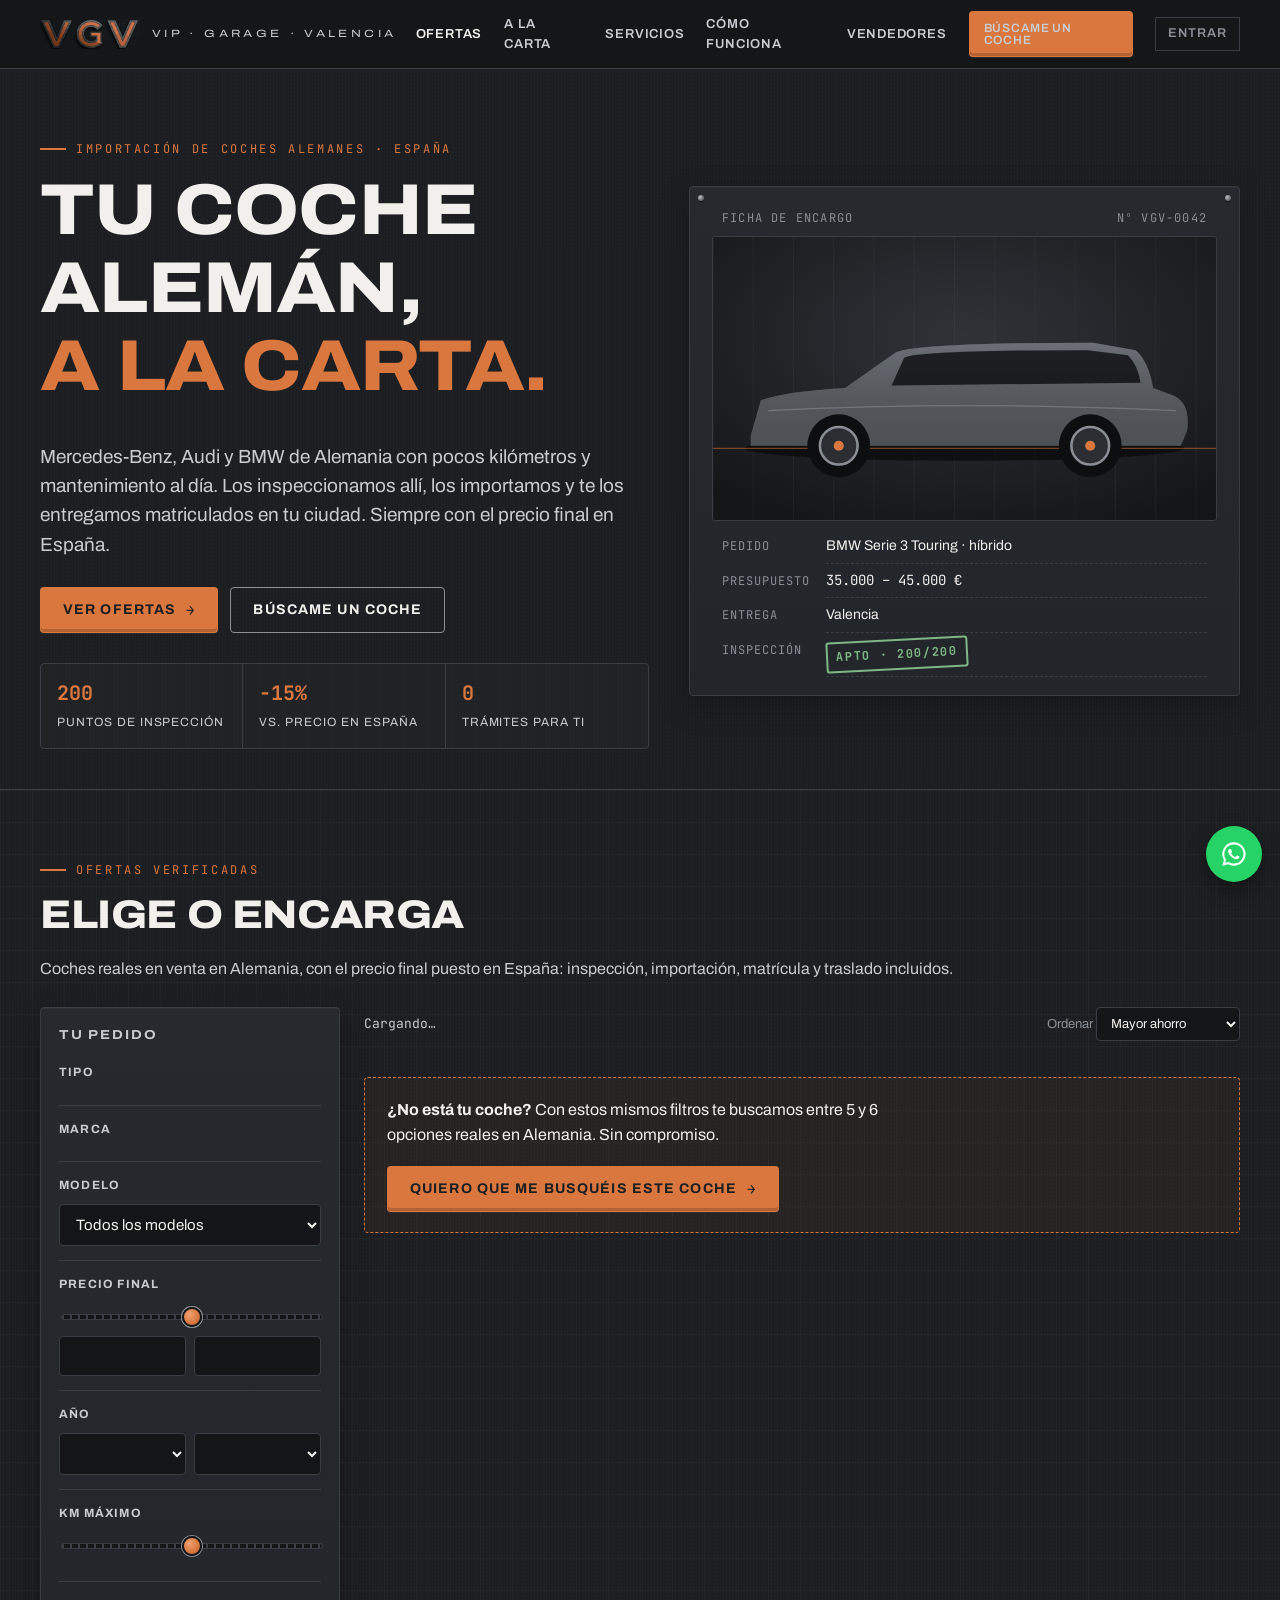
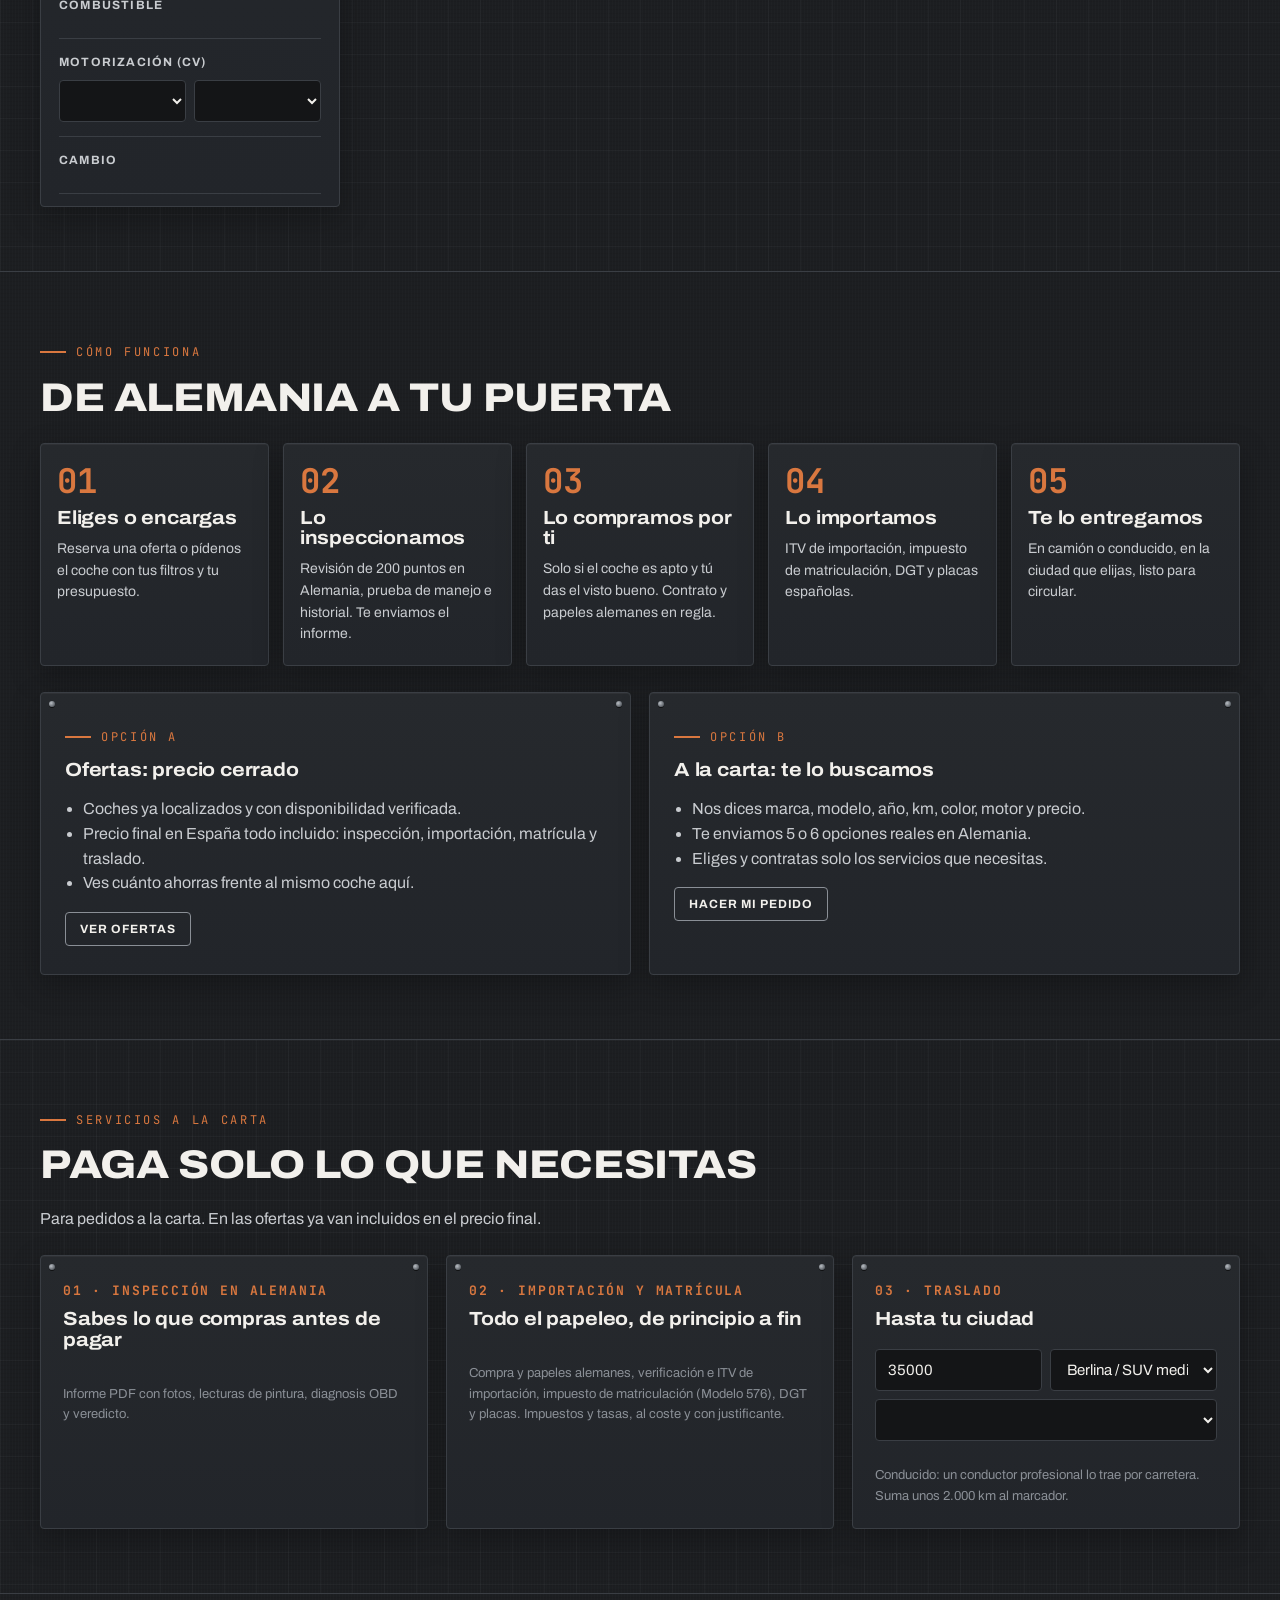
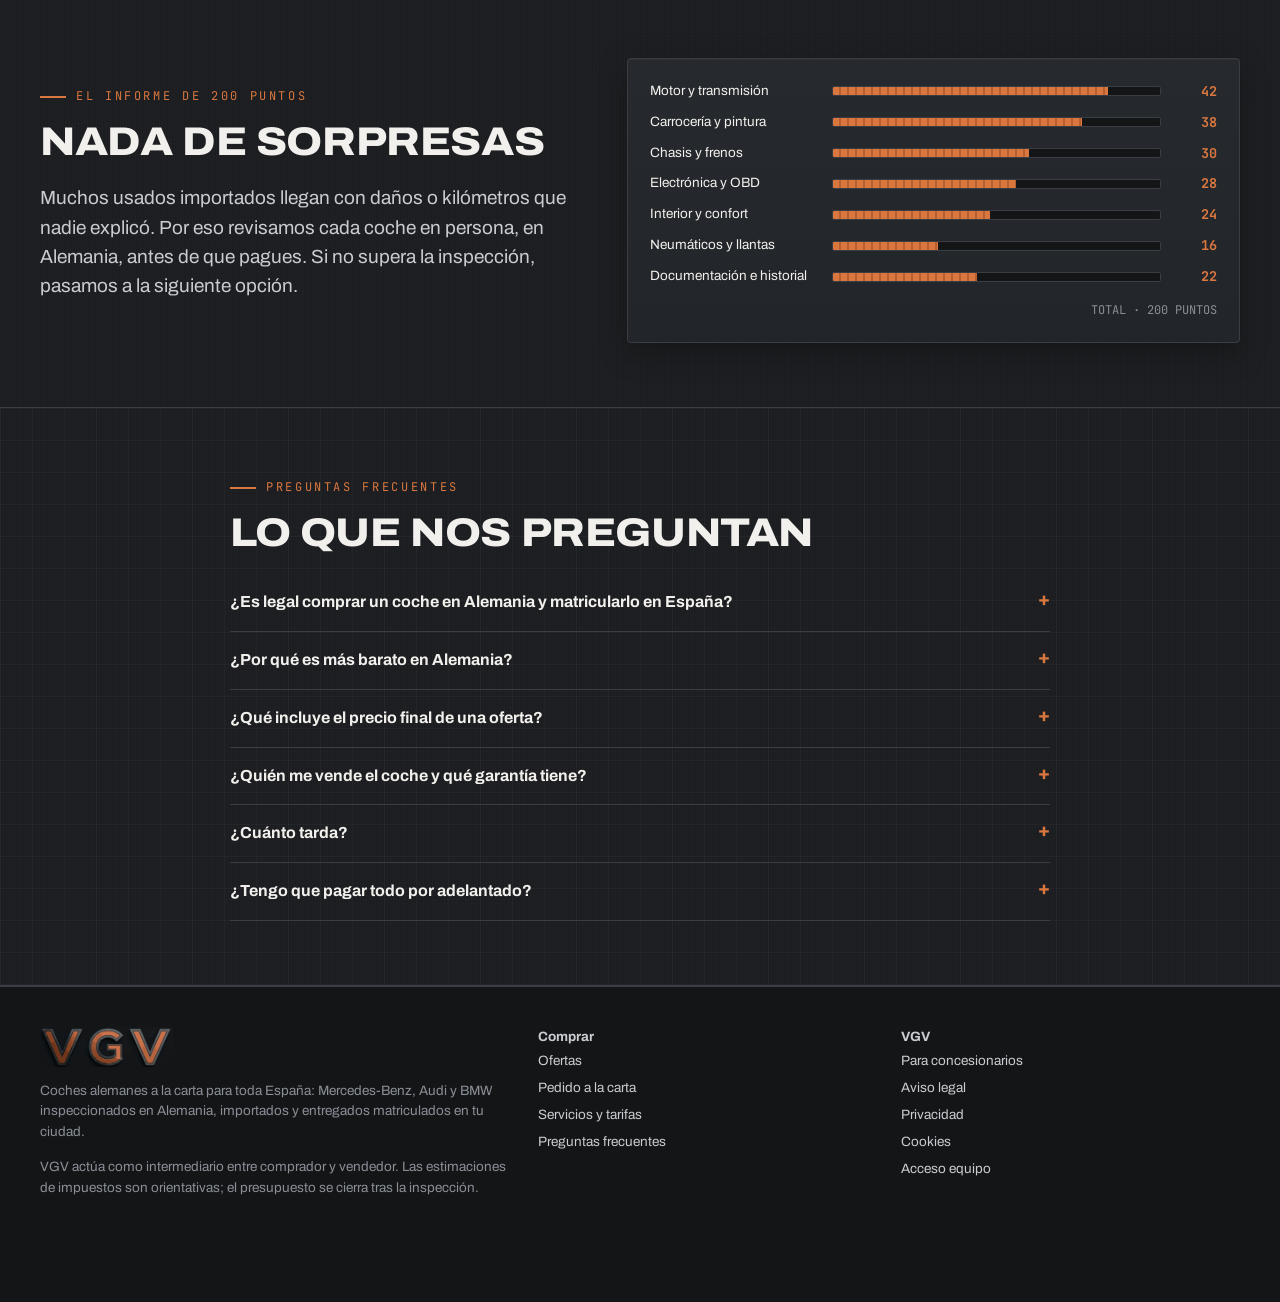
<file: index.html>
<!doctype html>
<html lang="es">
<head>
<meta charset="utf-8">
<meta name="viewport" content="width=device-width, initial-scale=1">
<title>VGV · Vip Garage Valencia — Coches alemanes a la carta</title>
<meta name="description" content="Mercedes-Benz, Audi y BMW de Alemania, inspeccionados en 200 puntos, importados y entregados matriculados en tu ciudad. Precio final en España y ahorro a la vista.">
<meta property="og:title" content="VGV · Coches alemanes a la carta">
<meta property="og:description" content="Ofertas reales de Alemania con precio final en España, o te buscamos el coche que quieres.">
<meta name="theme-color" content="#1C1E21">
<link rel="icon" href="favicon.svg" type="image/svg+xml">
<link rel="manifest" href="manifest.webmanifest">
<link rel="preconnect" href="https://fonts.googleapis.com"><link rel="preconnect" href="https://fonts.gstatic.com" crossorigin>
<link href="https://fonts.googleapis.com/css2?family=Archivo:wdth,wght@100..125,400..800&family=JetBrains+Mono:wght@400;600;700&display=swap" rel="stylesheet">
<link rel="stylesheet" href="styles.css">
</head>
<body>
<main>
  <section class="hero">
    <div class="wrap hero-grid">
      <div>
        <div class="eyebrow">Importación de coches alemanes · España</div>
        <h1>Tu coche alemán,<br><span class="copper">a la carta.</span></h1>
        <p class="lead">Mercedes-Benz, Audi y BMW de Alemania con pocos kilómetros y mantenimiento al día. Los inspeccionamos allí, los importamos y te los entregamos matriculados en tu ciudad. Siempre con el precio final en España.</p>
        <div class="hero-ctas">
          <a class="btn" href="#ofertas">Ver ofertas <span class="arrow">→</span></a>
          <a class="btn ghost" href="pedido.html">Búscame un coche</a>
        </div>
        <div class="specs-strip">
          <div><b>200</b><span>puntos de inspección</span></div>
          <div><b id="hero-save">−15%</b><span>vs. precio en España</span></div>
          <div><b>0</b><span>trámites para ti</span></div>
        </div>
      </div>
      <div class="plate rivets order-sheet" aria-label="Ejemplo de ficha de encargo">
        <div class="sheet-head"><span>FICHA DE ENCARGO</span><span>Nº VGV-0042</span></div>
        <div id="hero-art" style="border:1px solid var(--line);border-radius:3px;overflow:hidden"></div>
        <dl>
          <dt>Pedido</dt><dd>BMW Serie 3 Touring · híbrido</dd>
          <dt>Presupuesto</dt><dd class="mono">35.000 – 45.000 €</dd>
          <dt>Entrega</dt><dd>Valencia</dd>
          <dt>Inspección</dt><dd><span class="stamp ok">Apto · 200/200</span></dd>
        </dl>
      </div>
    </div>
  </section>

  <section id="ofertas" class="blueprint">
    <div class="wrap">
      <div class="section-head">
        <div>
          <div class="eyebrow">Ofertas verificadas</div>
          <h2>Elige o encarga</h2>
          <p class="muted">Coches reales en venta en Alemania, con el precio final puesto en España: inspección, importación, matrícula y traslado incluidos.</p>
        </div>
        <button class="btn ghost small mobile-filter-btn" id="open-filters">Filtros</button>
      </div>
      <div class="finder">
        <aside class="filters plate" id="filters" aria-label="Filtros">
          <h3>Tu pedido <button class="btn ghost small close-filters" id="close-filters">Cerrar</button></h3>
          <div class="fgroup"><div class="flabel">Tipo</div><div class="chips" data-key="body_types"></div></div>
          <div class="fgroup"><div class="flabel">Marca</div><div class="chips" data-key="makes"></div></div>
          <div class="fgroup"><div class="flabel"><label for="f-model">Modelo</label></div><select id="f-model"><option value="">Todos los modelos</option></select></div>
          <div class="fgroup">
            <div class="flabel">Precio final <output id="o-price"></output></div>
            <div class="dual"><input type="range" id="f-pmin" min="10000" max="150000" step="1000" aria-label="Precio mínimo"><input type="range" id="f-pmax" min="10000" max="150000" step="1000" aria-label="Precio máximo"></div>
            <div class="row2" style="margin-top:8px"><input type="number" id="n-pmin" inputmode="numeric" aria-label="Precio mínimo en euros" step="500"><input type="number" id="n-pmax" inputmode="numeric" aria-label="Precio máximo en euros" step="500"></div>
          </div>
          <div class="fgroup"><div class="flabel">Año</div>
            <div class="row2"><select id="f-ymin" aria-label="Año desde"></select><select id="f-ymax" aria-label="Año hasta"></select></div></div>
          <div class="fgroup"><div class="flabel">Km máximo <output id="o-km"></output></div><input type="range" id="f-km" min="10000" max="200000" step="5000" aria-label="Kilómetros máximos"></div>
          <div class="fgroup"><div class="flabel">Combustible</div><div class="chips" data-key="fuels"></div></div>
          <div class="fgroup"><div class="flabel">Motorización (CV)</div>
            <div class="row2"><select id="f-cvmin" aria-label="Potencia mínima"></select><select id="f-cvmax" aria-label="Potencia máxima"></select></div></div>
          <div class="fgroup"><div class="flabel">Cambio</div><div class="chips" data-key="gearboxes"></div></div>
          <div class="fgroup"><div class="flabel">Color</div><div class="swatches" data-key="colors"></div></div>
          <div class="fgroup"><button class="btn ghost small block" id="reset">Limpiar filtros</button></div>
          <div class="filters-apply"><button class="btn block" id="apply-filters">Ver resultados</button></div>
        </aside>
        <div>
          <div class="results-bar">
            <span class="count" id="count">Cargando…</span>
            <label class="dim" style="font-size:13px">Ordenar
              <select id="sort">
                <option value="savings">Mayor ahorro</option>
                <option value="price_asc">Precio más bajo</option>
                <option value="price_desc">Precio más alto</option>
                <option value="km">Menos kilómetros</option>
                <option value="year">Más nuevos</option>
              </select></label>
          </div>
          <div class="grid" id="results" aria-live="polite"></div>
          <div class="cta-bar">
            <p><b>¿No está tu coche?</b> Con estos mismos filtros te buscamos entre 5 y 6 opciones reales en Alemania. Sin compromiso.</p>
            <a class="btn" id="to-order" href="pedido.html">Quiero que me busquéis este coche <span class="arrow">→</span></a>
          </div>
        </div>
      </div>
    </div>
  </section>

  <section id="como-funciona">
    <div class="wrap">
      <div class="eyebrow">Cómo funciona</div>
      <h2>De Alemania a tu puerta</h2>
      <div class="steps" style="margin-top:24px">
        <div class="step plate"><div class="n">01</div><h3>Eliges o encargas</h3><p>Reserva una oferta o pídenos el coche con tus filtros y tu presupuesto.</p></div>
        <div class="step plate"><div class="n">02</div><h3>Lo inspeccionamos</h3><p>Revisión de 200 puntos en Alemania, prueba de manejo e historial. Te enviamos el informe.</p></div>
        <div class="step plate"><div class="n">03</div><h3>Lo compramos por ti</h3><p>Solo si el coche es apto y tú das el visto bueno. Contrato y papeles alemanes en regla.</p></div>
        <div class="step plate"><div class="n">04</div><h3>Lo importamos</h3><p>ITV de importación, impuesto de matriculación, DGT y placas españolas.</p></div>
        <div class="step plate"><div class="n">05</div><h3>Te lo entregamos</h3><p>En camión o conducido, en la ciudad que elijas, listo para circular.</p></div>
      </div>
      <div class="paths" style="margin-top:26px">
        <div class="path plate rivets">
          <div class="eyebrow">Opción A</div><h3>Ofertas: precio cerrado</h3>
          <ul><li>Coches ya localizados y con disponibilidad verificada.</li><li>Precio final en España todo incluido: inspección, importación, matrícula y traslado.</li><li>Ves cuánto ahorras frente al mismo coche aquí.</li></ul>
          <a class="btn ghost small" href="#ofertas">Ver ofertas</a>
        </div>
        <div class="path plate rivets">
          <div class="eyebrow">Opción B</div><h3>A la carta: te lo buscamos</h3>
          <ul><li>Nos dices marca, modelo, año, km, color, motor y precio.</li><li>Te enviamos 5 o 6 opciones reales en Alemania.</li><li>Eliges y contratas solo los servicios que necesitas.</li></ul>
          <a class="btn ghost small" href="pedido.html">Hacer mi pedido</a>
        </div>
      </div>
    </div>
  </section>

  <section id="servicios" class="blueprint">
    <div class="wrap">
      <div class="eyebrow">Servicios a la carta</div>
      <h2>Paga solo lo que necesitas</h2>
      <p class="muted">Para pedidos a la carta. En las ofertas ya van incluidos en el precio final.</p>
      <div class="services" style="margin-top:24px">
        <div class="service plate rivets">
          <div class="num">01 · INSPECCIÓN EN ALEMANIA</div>
          <h3>Sabes lo que compras antes de pagar</h3>
          <ul class="pricelist" id="sv-insp"></ul>
          <p class="dim" style="font-size:13px;margin:0">Informe PDF con fotos, lecturas de pintura, diagnosis OBD y veredicto.</p>
        </div>
        <div class="service plate rivets">
          <div class="num">02 · IMPORTACIÓN Y MATRÍCULA</div>
          <h3>Todo el papeleo, de principio a fin</h3>
          <ul class="pricelist" id="sv-gest"></ul>
          <p class="dim" style="font-size:13px;margin:0">Compra y papeles alemanes, verificación e ITV de importación, impuesto de matriculación (Modelo 576), DGT y placas. Impuestos y tasas, al coste y con justificante.</p>
        </div>
        <div class="service plate rivets">
          <div class="num">03 · TRASLADO</div>
          <h3>Hasta tu ciudad</h3>
          <div class="form" style="gap:8px">
            <div class="row2">
              <input type="number" id="tq-price" value="35000" step="1000" aria-label="Precio del coche en euros">
              <select id="tq-size" aria-label="Tamaño del coche"><option value="compacto">Compacto</option><option value="medio" selected>Berlina / SUV medio</option><option value="grande">SUV grande</option></select>
            </div>
            <select id="tq-city" aria-label="Ciudad de entrega"></select>
          </div>
          <ul class="pricelist" id="sv-tras"></ul>
          <p class="dim" style="font-size:13px;margin:0">Conducido: un conductor profesional lo trae por carretera. Suma unos 2.000 km al marcador.</p>
        </div>
      </div>
    </div>
  </section>

  <section id="informe">
    <div class="wrap report">
      <div>
        <div class="eyebrow">El informe de 200 puntos</div>
        <h2>Nada de sorpresas</h2>
        <p class="lead">Muchos usados importados llegan con daños o kilómetros que nadie explicó. Por eso revisamos cada coche en persona, en Alemania, antes de que pagues. Si no supera la inspección, pasamos a la siguiente opción.</p>
      </div>
      <div class="plate" style="padding:22px">
        <div class="bars">
          <div class="bar"><span>Motor y transmisión</span><div class="track"><div class="fill" style="width:84%"></div></div><b>42</b></div>
          <div class="bar"><span>Carrocería y pintura</span><div class="track"><div class="fill" style="width:76%"></div></div><b>38</b></div>
          <div class="bar"><span>Chasis y frenos</span><div class="track"><div class="fill" style="width:60%"></div></div><b>30</b></div>
          <div class="bar"><span>Electrónica y OBD</span><div class="track"><div class="fill" style="width:56%"></div></div><b>28</b></div>
          <div class="bar"><span>Interior y confort</span><div class="track"><div class="fill" style="width:48%"></div></div><b>24</b></div>
          <div class="bar"><span>Neumáticos y llantas</span><div class="track"><div class="fill" style="width:32%"></div></div><b>16</b></div>
          <div class="bar"><span>Documentación e historial</span><div class="track"><div class="fill" style="width:44%"></div></div><b>22</b></div>
        </div>
        <p class="dim mono" style="font-size:12px;margin:14px 0 0;text-align:right">TOTAL · 200 PUNTOS</p>
      </div>
    </div>
  </section>

  <section id="faq" class="blueprint">
    <div class="wrap" style="max-width:860px">
      <div class="eyebrow">Preguntas frecuentes</div>
      <h2>Lo que nos preguntan</h2>
      <details><summary>¿Es legal comprar un coche en Alemania y matricularlo en España?</summary><p>Sí. Es una compra dentro de la Unión Europea: no hay aduana ni aranceles. Hay que pasar la ITV de importación, pagar el impuesto de matriculación y tramitar la matrícula en la DGT. De eso nos encargamos nosotros.</p></details>
      <details><summary>¿Por qué es más barato en Alemania?</summary><p>Alemania tiene el mayor mercado de coches de ocasión de Europa y mucha rotación de coches de empresa, leasing y renting con pocos años y mantenimiento en concesionario oficial.</p></details>
      <details><summary>¿Qué incluye el precio final de una oferta?</summary><p>El precio del vendedor, nuestro honorario, la inspección, la gestión de importación y matrícula, el traslado en camión y la estimación del impuesto de matriculación. El impuesto exacto lo fija Hacienda con sus tablas; te damos el presupuesto cerrado tras la inspección.</p></details>
      <details><summary>¿Quién me vende el coche y qué garantía tiene?</summary><p>El vendedor es el concesionario o particular alemán; VGV actúa como intermediario y gestor. Priorizamos concesionarios, que en Alemania deben dar garantía legal. Te informamos de la garantía de cada coche antes de comprar.</p></details>
      <details><summary>¿Cuánto tarda?</summary><p>Lo habitual son entre 3 y 6 semanas desde la reserva hasta la entrega, según la inspección, el transporte y las citas de ITV y DGT.</p></details>
      <details><summary>¿Tengo que pagar todo por adelantado?</summary><p>No. Reservas con una señal; el coche solo se paga cuando ha superado la inspección y tú das el visto bueno.</p></details>
    </div>
  </section>
</main>
<script type="module" src="home.js"></script>
</body>
</html>
</file>
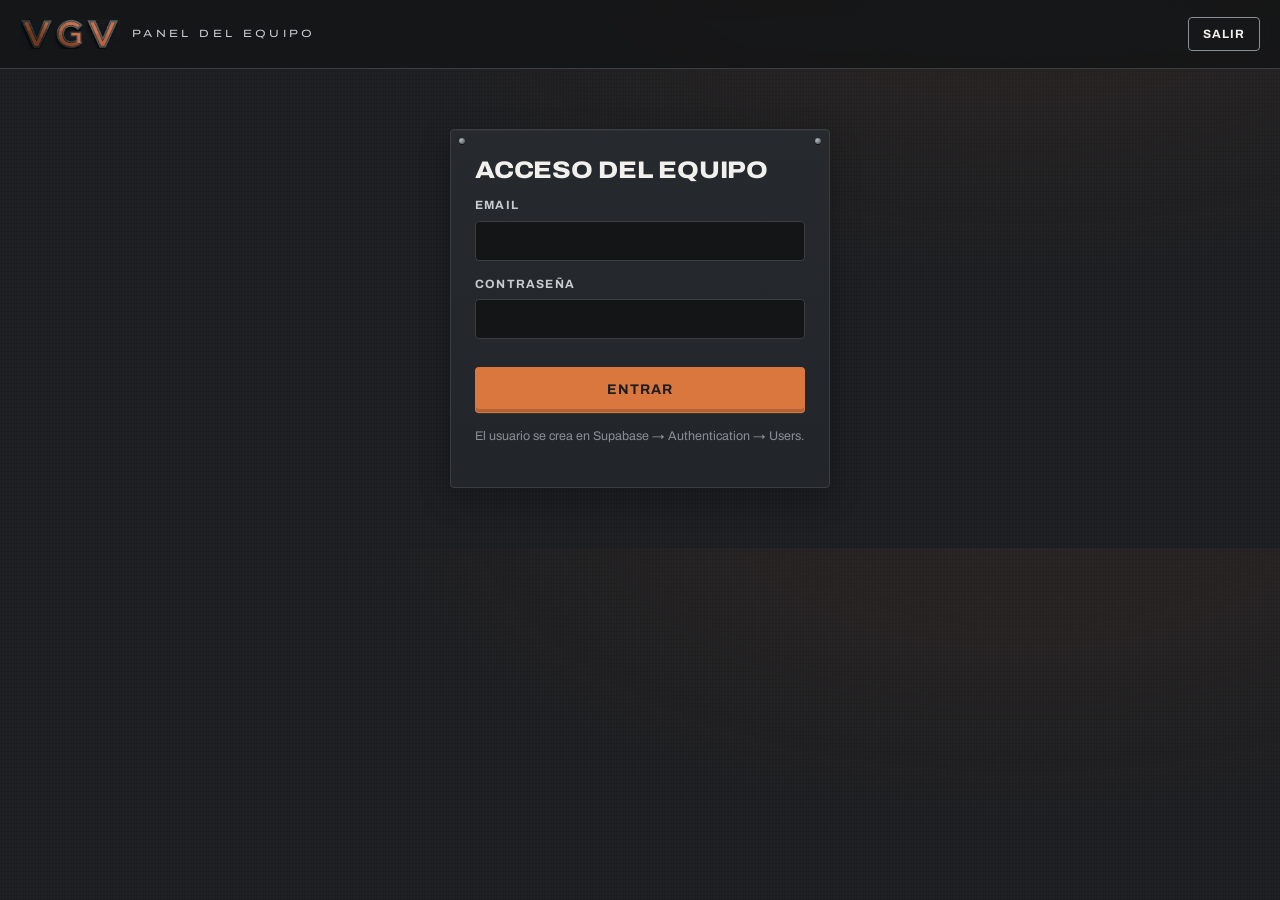
<file: admin.html>
<!doctype html>
<html lang="es">
<head>
<meta charset="utf-8">
<meta name="viewport" content="width=device-width, initial-scale=1">
<meta name="robots" content="noindex, nofollow">
<title>Panel · VGV</title>
<meta name="theme-color" content="#1C1E21">
<link rel="icon" href="favicon.svg" type="image/svg+xml">
<link href="https://fonts.googleapis.com/css2?family=Archivo:wdth,wght@100..125,400..800&family=JetBrains+Mono:wght@400;600;700&display=swap" rel="stylesheet">
<link rel="stylesheet" href="styles.css">
</head>
<body>
<header class="site-header"><div class="wrap" style="max-width:none">
  <a class="brand" href="index.html"><img src="logo-vgv.png" alt="VGV" width="100" height="30"><small>PANEL DEL EQUIPO</small></a>
  <div style="margin-left:auto;display:flex;gap:10px;align-items:center"><span class="dim mono" id="who" style="font-size:12px"></span><button class="btn ghost small" id="logout" hidden>Salir</button></div>
</div></header>
<div id="app"></div>
<script type="module" src="admin.js"></script>
</body>
</html>
</file>
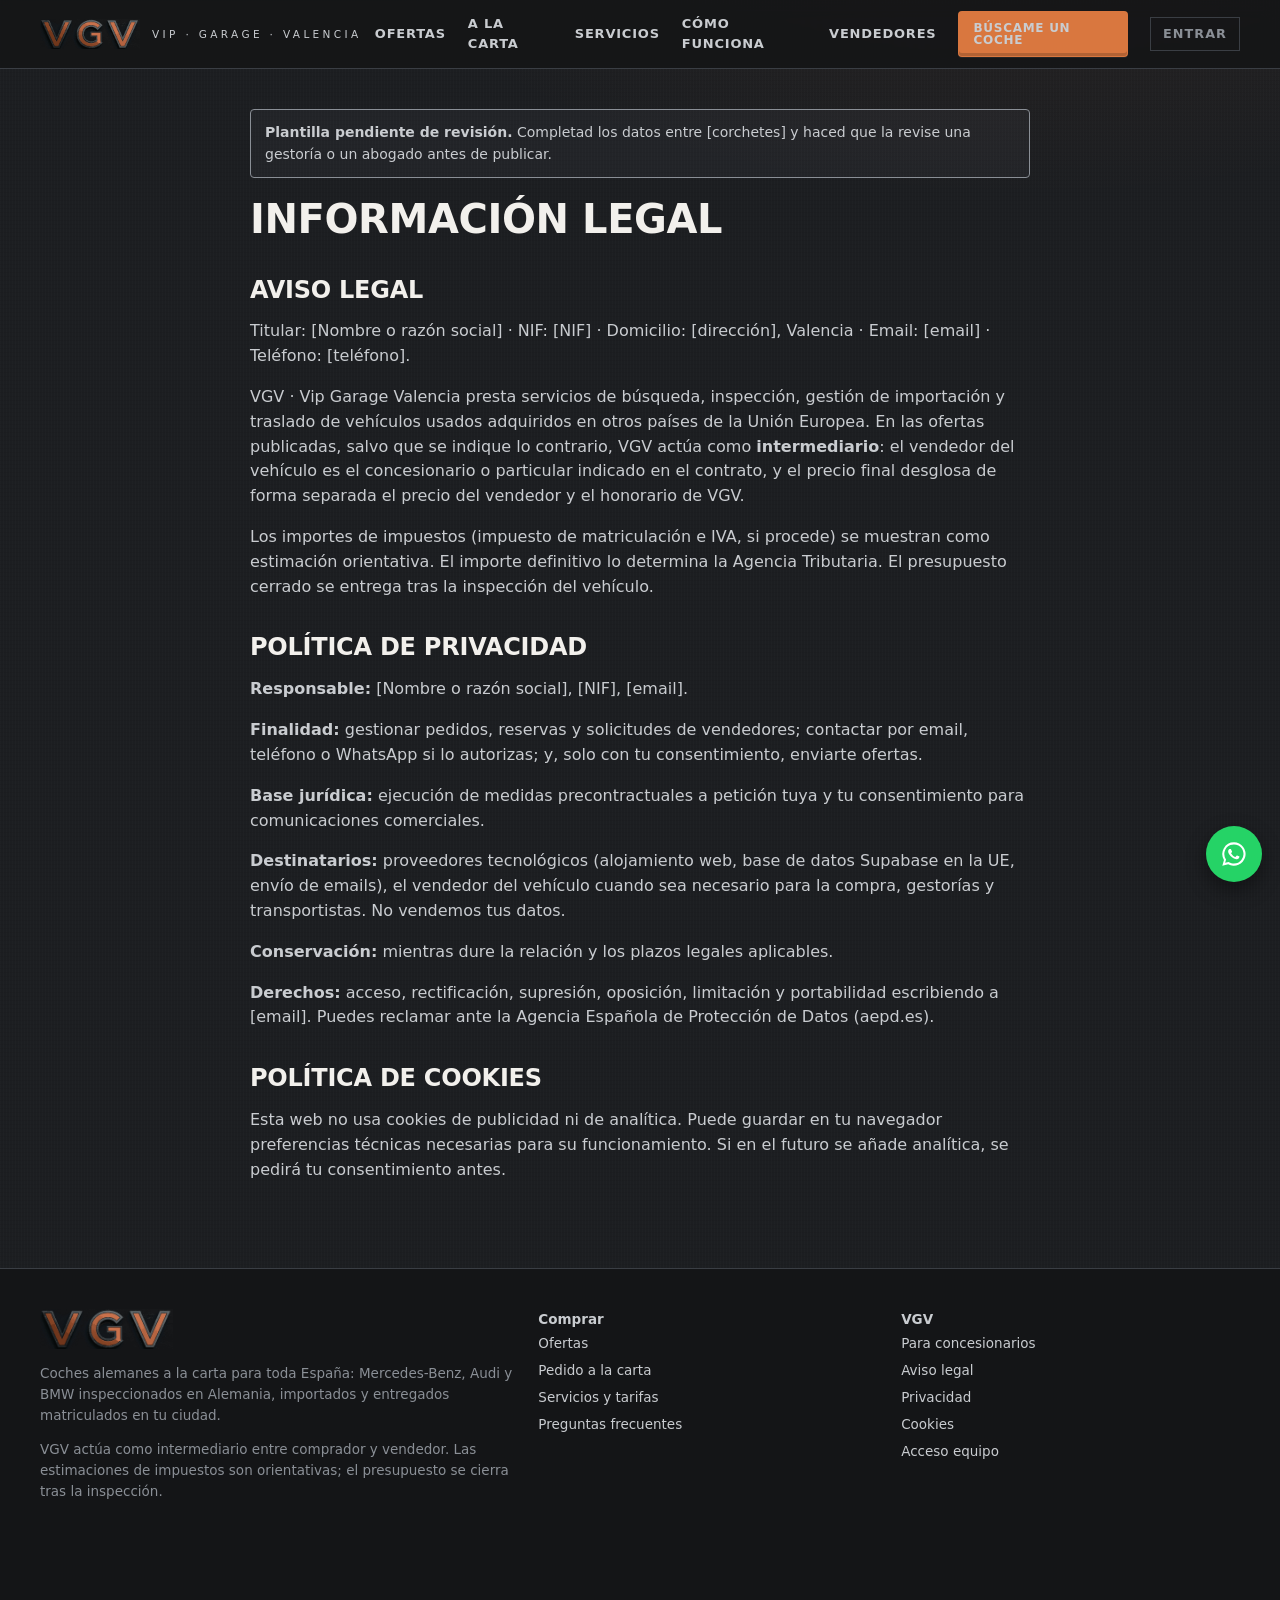
<file: legal.html>
<!doctype html>
<html lang="es">
<head>
<meta charset="utf-8">
<meta name="viewport" content="width=device-width, initial-scale=1">
<title>Aviso legal, privacidad y cookies · VGV</title>
<meta name="theme-color" content="#1C1E21">
<link rel="icon" href="favicon.svg" type="image/svg+xml">
<link rel="stylesheet" href="styles.css">
</head>
<body>
<main class="wrap legal" style="max-width:820px;padding-top:30px;padding-bottom:70px">
  <div class="alert info" style="margin:10px 0 20px"><b>Plantilla pendiente de revisión.</b> Completad los datos entre [corchetes] y haced que la revise una gestoría o un abogado antes de publicar.</div>
  <h1 style="font-size:40px">Información legal</h1>

  <h2 id="aviso">Aviso legal</h2>
  <p>Titular: [Nombre o razón social] · NIF: [NIF] · Domicilio: [dirección], Valencia · Email: [email] · Teléfono: [teléfono].</p>
  <p>VGV · Vip Garage Valencia presta servicios de búsqueda, inspección, gestión de importación y traslado de vehículos usados adquiridos en otros países de la Unión Europea. En las ofertas publicadas, salvo que se indique lo contrario, VGV actúa como <b>intermediario</b>: el vendedor del vehículo es el concesionario o particular indicado en el contrato, y el precio final desglosa de forma separada el precio del vendedor y el honorario de VGV.</p>
  <p>Los importes de impuestos (impuesto de matriculación e IVA, si procede) se muestran como estimación orientativa. El importe definitivo lo determina la Agencia Tributaria. El presupuesto cerrado se entrega tras la inspección del vehículo.</p>

  <h2 id="privacidad">Política de privacidad</h2>
  <p><b>Responsable:</b> [Nombre o razón social], [NIF], [email].</p>
  <p><b>Finalidad:</b> gestionar pedidos, reservas y solicitudes de vendedores; contactar por email, teléfono o WhatsApp si lo autorizas; y, solo con tu consentimiento, enviarte ofertas.</p>
  <p><b>Base jurídica:</b> ejecución de medidas precontractuales a petición tuya y tu consentimiento para comunicaciones comerciales.</p>
  <p><b>Destinatarios:</b> proveedores tecnológicos (alojamiento web, base de datos Supabase en la UE, envío de emails), el vendedor del vehículo cuando sea necesario para la compra, gestorías y transportistas. No vendemos tus datos.</p>
  <p><b>Conservación:</b> mientras dure la relación y los plazos legales aplicables.</p>
  <p><b>Derechos:</b> acceso, rectificación, supresión, oposición, limitación y portabilidad escribiendo a [email]. Puedes reclamar ante la Agencia Española de Protección de Datos (aepd.es).</p>

  <h2 id="cookies">Política de cookies</h2>
  <p>Esta web no usa cookies de publicidad ni de analítica. Puede guardar en tu navegador preferencias técnicas necesarias para su funcionamiento. Si en el futuro se añade analítica, se pedirá tu consentimiento antes.</p>
</main>
<script type="module">import { mountLayout } from './layout.js'; mountLayout();</script>
</body>
</html>
</file>
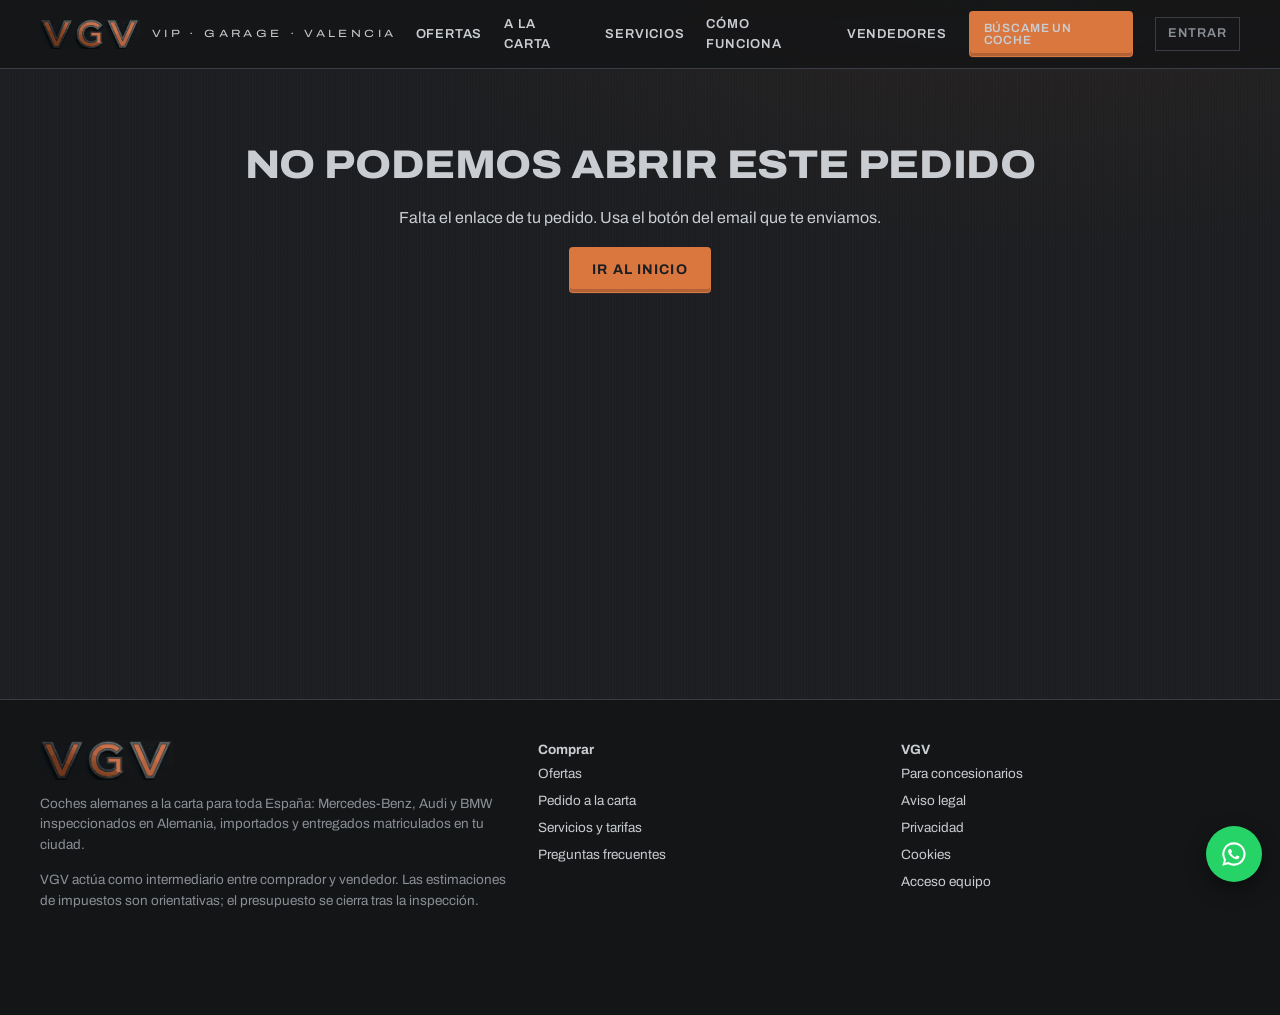
<file: mi-pedido.html>
<!doctype html>
<html lang="es">
<head>
<meta charset="utf-8">
<meta name="viewport" content="width=device-width, initial-scale=1">
<meta name="robots" content="noindex">
<title>Mi pedido · VGV Vip Garage Valencia</title>
<meta name="theme-color" content="#1C1E21">
<link rel="icon" href="favicon.svg" type="image/svg+xml">
<link href="https://fonts.googleapis.com/css2?family=Archivo:wdth,wght@100..125,400..800&family=JetBrains+Mono:wght@400;600;700&display=swap" rel="stylesheet">
<link rel="stylesheet" href="styles.css">
</head>
<body>
<main class="wrap" id="main" style="padding-top:34px;padding-bottom:80px;min-height:70vh"><p class="empty">Cargando tu pedido…</p></main>
<script type="module" src="mi-pedido.js"></script>
</body>
</html>
</file>
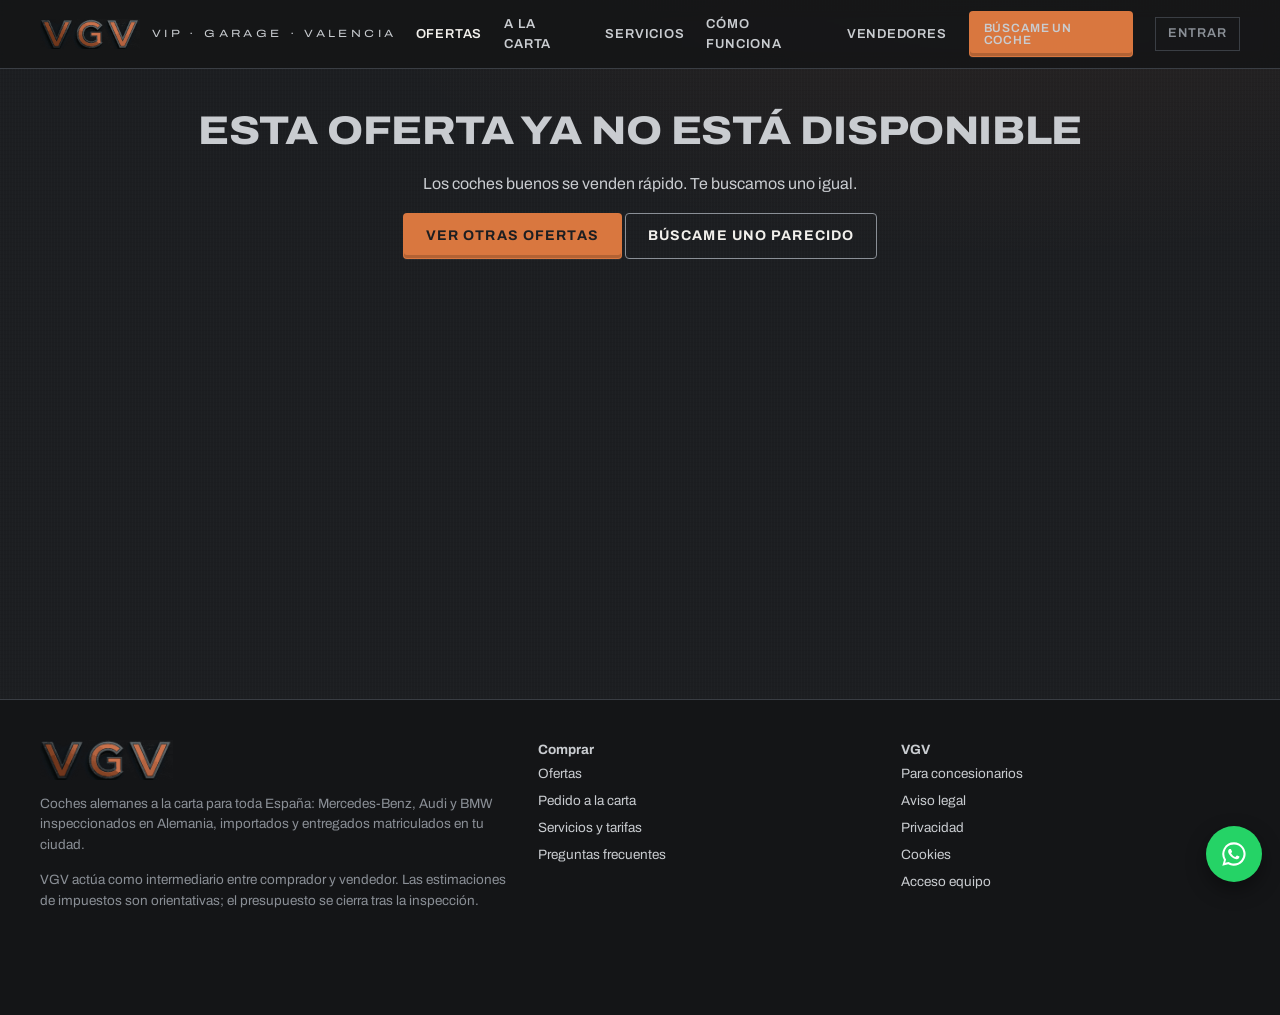
<file: oferta.html>
<!doctype html>
<html lang="es">
<head>
<meta charset="utf-8">
<meta name="viewport" content="width=device-width, initial-scale=1">
<title>Oferta · VGV Vip Garage Valencia</title>
<meta name="theme-color" content="#1C1E21">
<link rel="icon" href="favicon.svg" type="image/svg+xml">
<link rel="manifest" href="manifest.webmanifest">
<link href="https://fonts.googleapis.com/css2?family=Archivo:wdth,wght@100..125,400..800&family=JetBrains+Mono:wght@400;600;700&display=swap" rel="stylesheet">
<link rel="stylesheet" href="styles.css">
</head>
<body>
<main class="wrap" id="main" style="min-height:70vh;padding-bottom:60px">
  <p class="empty">Cargando oferta…</p>
</main>
<script type="module" src="oferta.js"></script>
</body>
</html>
</file>
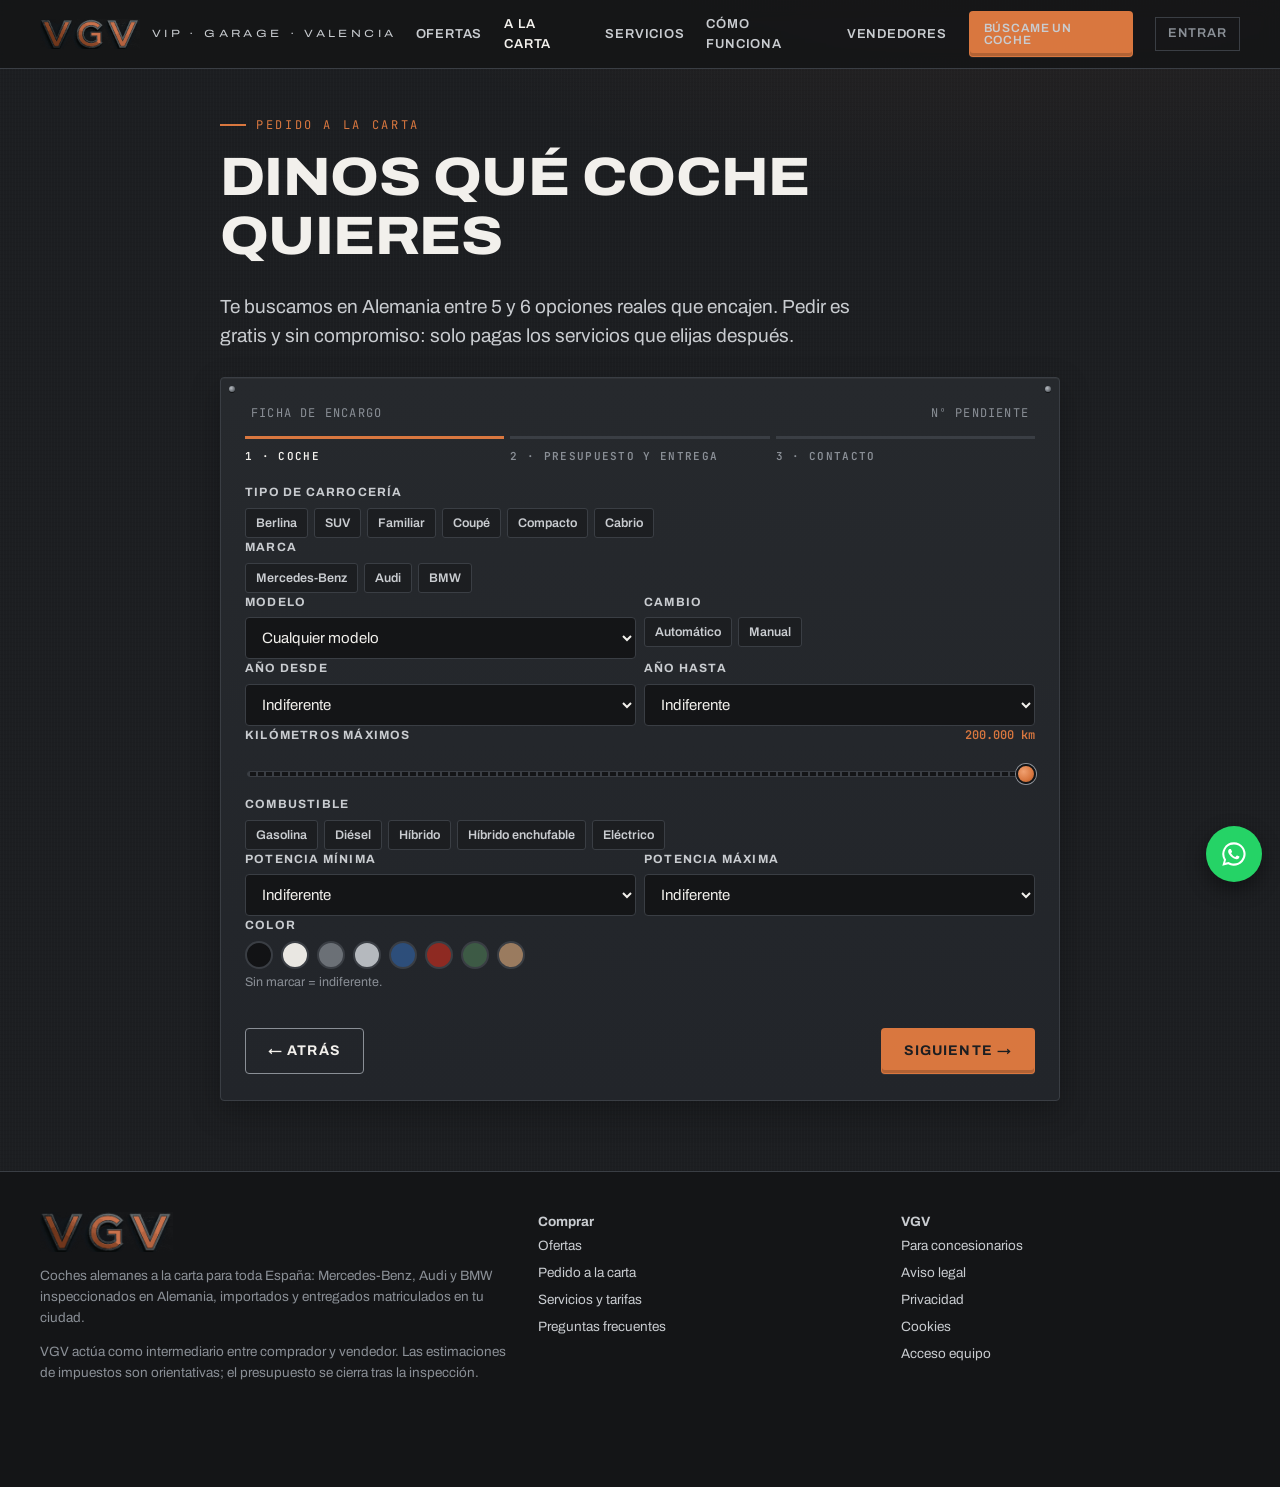
<file: pedido.html>
<!doctype html>
<html lang="es">
<head>
<meta charset="utf-8">
<meta name="viewport" content="width=device-width, initial-scale=1">
<title>Pedido a la carta · VGV Vip Garage Valencia</title>
<meta name="description" content="Dinos qué coche alemán quieres y tu presupuesto. Te buscamos 5 o 6 opciones reales en Alemania.">
<meta name="theme-color" content="#1C1E21">
<link rel="icon" href="favicon.svg" type="image/svg+xml">
<link rel="manifest" href="manifest.webmanifest">
<link href="https://fonts.googleapis.com/css2?family=Archivo:wdth,wght@100..125,400..800&family=JetBrains+Mono:wght@400;600;700&display=swap" rel="stylesheet">
<link rel="stylesheet" href="styles.css">
</head>
<body>
<main class="wrap" style="max-width:880px;padding-top:40px;padding-bottom:70px">
  <div class="eyebrow">Pedido a la carta</div>
  <h1 style="font-size:clamp(32px,5vw,54px)">Dinos qué coche quieres</h1>
  <p class="lead">Te buscamos en Alemania entre 5 y 6 opciones reales que encajen. Pedir es gratis y sin compromiso: solo pagas los servicios que elijas después.</p>

  <div class="plate rivets" style="padding:26px 24px;margin-top:26px" id="box">
    <div class="sheet-head mono dim" style="display:flex;justify-content:space-between;font-size:12px;letter-spacing:.1em;margin-bottom:14px;padding:0 6px"><span>FICHA DE ENCARGO</span><span>Nº PENDIENTE</span></div>
    <div class="stepper"><span class="on">1 · Coche</span><span>2 · Presupuesto y entrega</span><span>3 · Contacto</span></div>
    <form class="form" id="f" novalidate>
      <div class="form-step" data-step="1">
        <div class="field"><span class="label">Tipo de carrocería</span><div class="chips" data-key="body_types"></div></div>
        <div class="field"><span class="label">Marca</span><div class="chips" data-key="makes"></div></div>
        <div class="row2">
          <div class="field"><label for="model">Modelo</label><select id="model" name="model"></select></div>
          <div class="field"><span class="label">Cambio</span><div class="chips" data-key="gearboxes"></div></div>
        </div>
        <div class="row2">
          <div class="field"><label for="year_min">Año desde</label><select id="year_min" name="year_min"></select></div>
          <div class="field"><label for="year_max">Año hasta</label><select id="year_max" name="year_max"></select></div>
        </div>
        <div class="field"><div class="flabel"><label for="km_max">Kilómetros máximos</label><output id="o-km"></output></div><input type="range" id="km_max" name="km_max" min="10000" max="200000" step="5000"></div>
        <div class="field"><span class="label">Combustible</span><div class="chips" data-key="fuels"></div></div>
        <div class="row2">
          <div class="field"><label for="cv_min">Potencia mínima</label><select id="cv_min" name="cv_min"></select></div>
          <div class="field"><label for="cv_max">Potencia máxima</label><select id="cv_max" name="cv_max"></select></div>
        </div>
        <div class="field"><span class="label">Color</span><div class="swatches" data-key="colors"></div><div class="hint">Sin marcar = indiferente.</div></div>
      </div>

      <div class="form-step" data-step="2" hidden>
        <div class="field">
          <div class="flabel"><span>Presupuesto (precio final en España)</span><output id="o-price"></output></div>
          <div class="dual"><input type="range" id="p-min" min="10000" max="150000" step="1000" aria-label="Mínimo"><input type="range" id="p-max" min="10000" max="150000" step="1000" aria-label="Máximo"></div>
          <div class="row2" style="margin-top:8px"><input type="number" id="n-min" name="price_min" step="500" aria-label="Mínimo en euros"><input type="number" id="n-max" name="price_max" step="500" aria-label="Máximo en euros"></div>
        </div>
        <div class="row2">
          <div class="field"><label for="city">Ciudad de entrega</label><select id="city" name="delivery_city"></select></div>
          <div class="field"><label for="timeline">¿Cuándo lo necesitas?</label>
            <select id="timeline" name="timeline"><option>Lo antes posible</option><option selected>En 1–3 meses</option><option>Solo estoy mirando</option></select></div>
        </div>
        <div class="field"><label for="must_have">Imprescindibles</label><textarea id="must_have" name="must_have" placeholder="Ej.: techo panorámico, gancho de remolque, paquete M, asientos calefactados…"></textarea></div>
        <div class="field"><span class="label">Servicios que te interesan</span>
          <div class="form" style="gap:8px">
            <label class="check"><input type="checkbox" name="services" value="inspeccion" checked> Inspección en Alemania (200 puntos, prueba de manejo, historial)</label>
            <label class="check"><input type="checkbox" name="services" value="gestion" checked> Gestión de importación y matrícula</label>
            <label class="check"><input type="checkbox" name="services" value="traslado" checked> Traslado hasta mi ciudad</label>
          </div>
          <div class="hint">Lo eliges con precios exactos cuando veas las propuestas.</div>
        </div>
      </div>

      <div class="form-step" data-step="3" hidden>
        <div class="row2"><div class="field"><label for="name">Nombre y apellidos</label><input id="name" name="name" type="text" autocomplete="name" required></div>
        <div class="field"><label for="email">Email</label><input id="email" name="email" type="email" autocomplete="email" required></div></div>
        <div class="field"><label for="phone">Teléfono / WhatsApp</label><input id="phone" name="phone" type="tel" autocomplete="tel"></div>
        <div class="field"><label for="message">¿Algo más?</label><textarea id="message" name="message"></textarea></div>
        <input class="hp" name="website_hp" tabindex="-1" autocomplete="off" aria-hidden="true">
        <label class="check"><input type="checkbox" name="whatsapp_ok" checked> Podéis escribirme por WhatsApp.</label>
        <label class="check"><input type="checkbox" name="gdpr_consent"> Acepto la <a href="legal.html#privacidad" target="_blank">política de privacidad</a> y que VGV trate mis datos para gestionar mi pedido.</label>
        <label class="check"><input type="checkbox" name="marketing_consent"> Quiero recibir ofertas por email.</label>
        <div class="plate" style="padding:14px 16px" id="summary"></div>
      </div>
      <div id="msg"></div>
      <div class="form-nav">
        <button type="button" class="btn ghost" id="prev" hidden>← Atrás</button>
        <button type="button" class="btn" id="next" style="margin-left:auto">Siguiente →</button>
      </div>
    </form>
  </div>
</main>
<script type="module" src="pedido.js"></script>
</body>
</html>
</file>
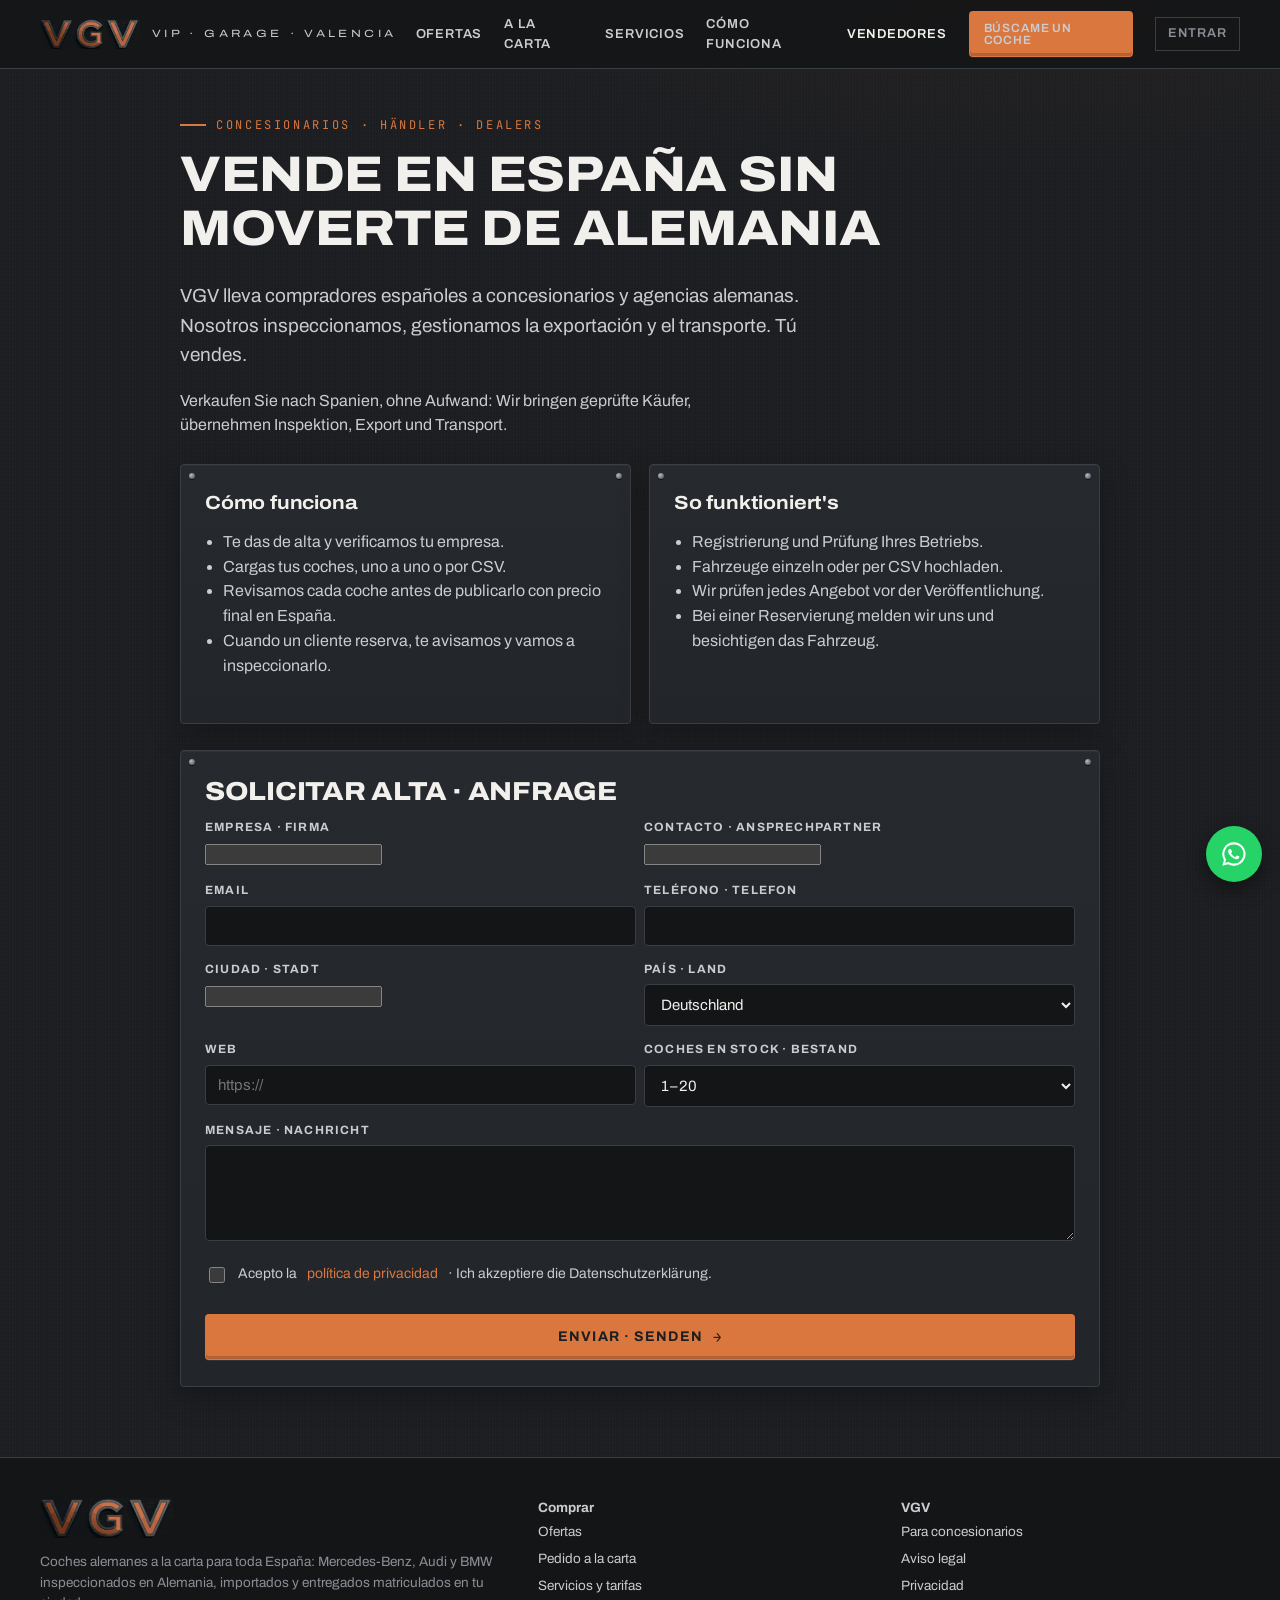
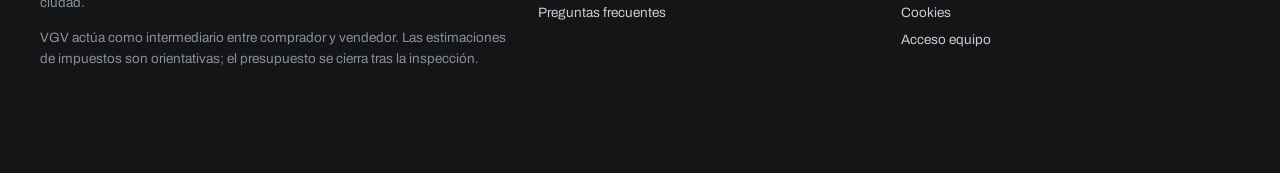
<file: vendedores.html>
<!doctype html>
<html lang="es">
<head>
<meta charset="utf-8">
<meta name="viewport" content="width=device-width, initial-scale=1">
<title>Para concesionarios · Für Händler · VGV</title>
<meta name="theme-color" content="#1C1E21">
<link rel="icon" href="favicon.svg" type="image/svg+xml">
<link href="https://fonts.googleapis.com/css2?family=Archivo:wdth,wght@100..125,400..800&family=JetBrains+Mono:wght@400;600;700&display=swap" rel="stylesheet">
<link rel="stylesheet" href="styles.css">
</head>
<body>
<main class="wrap" style="max-width:960px;padding-top:40px;padding-bottom:70px">
  <div class="eyebrow">Concesionarios · Händler · Dealers</div>
  <h1 style="font-size:clamp(30px,4.6vw,50px)">Vende en España sin moverte de Alemania</h1>
  <p class="lead">VGV lleva compradores españoles a concesionarios y agencias alemanas. Nosotros inspeccionamos, gestionamos la exportación y el transporte. Tú vendes.</p>
  <p class="lead dim" lang="de" style="font-size:16px">Verkaufen Sie nach Spanien, ohne Aufwand: Wir bringen geprüfte Käufer, übernehmen Inspektion, Export und Transport.</p>

  <div class="paths" style="margin:26px 0">
    <div class="path plate rivets"><h3>Cómo funciona</h3>
      <ul><li>Te das de alta y verificamos tu empresa.</li><li>Cargas tus coches, uno a uno o por CSV.</li><li>Revisamos cada coche antes de publicarlo con precio final en España.</li><li>Cuando un cliente reserva, te avisamos y vamos a inspeccionarlo.</li></ul></div>
    <div class="path plate rivets"><h3 lang="de">So funktioniert's</h3>
      <ul lang="de"><li>Registrierung und Prüfung Ihres Betriebs.</li><li>Fahrzeuge einzeln oder per CSV hochladen.</li><li>Wir prüfen jedes Angebot vor der Veröffentlichung.</li><li>Bei einer Reservierung melden wir uns und besichtigen das Fahrzeug.</li></ul></div>
  </div>

  <div class="plate rivets" style="padding:26px 24px" id="box">
    <h2 style="font-size:26px">Solicitar alta · Anfrage</h2>
    <form class="form" id="f" novalidate>
      <div class="row2"><div class="field"><label for="company">Empresa · Firma</label><input id="company" name="company" required></div>
      <div class="field"><label for="contact_name">Contacto · Ansprechpartner</label><input id="contact_name" name="contact_name"></div></div>
      <div class="row2"><div class="field"><label for="email">Email</label><input id="email" name="email" type="email" required></div>
      <div class="field"><label for="phone">Teléfono · Telefon</label><input id="phone" name="phone" type="tel"></div></div>
      <div class="row2"><div class="field"><label for="city">Ciudad · Stadt</label><input id="city" name="city"></div>
      <div class="field"><label for="country">País · Land</label><select id="country" name="country"><option value="DE">Deutschland</option><option value="AT">Österreich</option><option value="NL">Nederland</option><option value="BE">Belgique</option><option value="ES">España</option></select></div></div>
      <div class="row2"><div class="field"><label for="website">Web</label><input id="website" name="website" type="url" placeholder="https://"></div>
      <div class="field"><label for="stock_size">Coches en stock · Bestand</label><select id="stock_size" name="stock_size"><option>1–20</option><option>21–100</option><option>100+</option></select></div></div>
      <div class="field"><label for="message">Mensaje · Nachricht</label><textarea id="message" name="message"></textarea></div>
      <input class="hp" name="website_hp" tabindex="-1" autocomplete="off" aria-hidden="true">
      <label class="check"><input type="checkbox" name="gdpr_consent"> Acepto la <a href="legal.html#privacidad" target="_blank">política de privacidad</a> · Ich akzeptiere die Datenschutzerklärung.</label>
      <div id="msg"></div>
      <button class="btn" type="submit">Enviar · Senden <span class="arrow">→</span></button>
    </form>
  </div>
</main>
<script type="module">
import { mountLayout, $, esc } from './layout.js';
import { submit } from './api.js';
mountLayout({ active: 'Vendedores' });
$('#f').addEventListener('submit', async (e) => {
  e.preventDefault();
  const fd = new FormData(e.target); const msg = $('#msg');
  if (!fd.get('company') || !/^[^\s@]+@[^\s@]+\.[^\s@]{2,}$/.test(fd.get('email') || '')) { msg.innerHTML = '<div class="alert err">Empresa y email son obligatorios · Firma und E-Mail sind Pflichtfelder.</div>'; return; }
  if (!fd.get('gdpr_consent')) { msg.innerHTML = '<div class="alert err">Acepta la política de privacidad · Bitte Datenschutz akzeptieren.</div>'; return; }
  const btn = e.target.querySelector('button[type=submit]'); btn.disabled = true;
  try {
    await submit('vendedor', { ...Object.fromEntries(fd), gdpr_consent: true });
    $('#box').innerHTML = '<div class="alert ok"><b>¡Gracias! · Vielen Dank!</b><br>Te contactamos en 48 h · Wir melden uns innerhalb von 48 Stunden.</div>';
  } catch (err) { msg.innerHTML = `<div class="alert err">${esc(err.message)}</div>`; btn.disabled = false; }
});
</script>
</body>
</html>
</file>
<file: styles.css>
/* VCV · Vip Cars Valencia — sistema visual industrial (pizarra, cobre, acero) */
:root {
  --slate-0: #141517;
  --slate-1: #1C1E21;
  --slate-2: #26292D;
  --slate-3: #31353A;
  --line: #3A3E44;
  --steel: #8A8F96;
  --steel-2: #C9CCD0;
  --ink: #F2F0EC;
  --copper: #D9773F;
  --copper-2: #E8894F;
  --copper-ink: #1C1E21;
  --ok: #7FB685;
  --warn: #E0B24F;
  --bad: #D9654F;
  --r: 4px;
  --display: 'Archivo', 'Arial Narrow', system-ui, sans-serif;
  --body: 'Archivo', system-ui, -apple-system, 'Segoe UI', Roboto, sans-serif;
  --mono: 'JetBrains Mono', ui-monospace, 'SF Mono', Menlo, Consolas, monospace;
  --maxw: 1240px;
  color-scheme: dark;
}
* { box-sizing: border-box; }
html { scroll-behavior: smooth; }
body {
  margin: 0; color: var(--ink); font-family: var(--body); font-size: 16px; line-height: 1.55;
  background-color: var(--slate-1);
  background-image:
    radial-gradient(1200px 600px at 80% -10%, rgba(217,119,63,.08), transparent 60%),
    repeating-linear-gradient(90deg, rgba(255,255,255,.012) 0 1px, transparent 1px 3px),
    repeating-linear-gradient(0deg, rgba(0,0,0,.05) 0 1px, transparent 1px 4px);
  -webkit-font-smoothing: antialiased;
}
img, svg { max-width: 100%; display: block; }
a { color: var(--copper); text-decoration: none; }
a:hover { color: var(--copper-2); }
:focus-visible { outline: 2px solid var(--copper); outline-offset: 2px; }
.wrap { max-width: var(--maxw); margin: 0 auto; padding: 0 20px; }
.mono { font-family: var(--mono); font-feature-settings: 'tnum'; }
.muted { color: var(--steel-2); }
.dim { color: var(--steel); }
.sr { position: absolute; width: 1px; height: 1px; overflow: hidden; clip: rect(0 0 0 0); white-space: nowrap; }

/* Tipografía */
h1, h2, h3 { font-family: var(--display); font-stretch: 112%; line-height: 1.08; margin: 0 0 .5em; letter-spacing: -.01em; }
h1 { font-size: clamp(36px, 6vw, 72px); font-weight: 800; text-transform: uppercase; }
h2 { font-size: clamp(26px, 3.4vw, 40px); font-weight: 800; text-transform: uppercase; }
h3 { font-size: 19px; font-weight: 700; }
.eyebrow {
  font-family: var(--mono); font-size: 12px; letter-spacing: .22em; text-transform: uppercase; color: var(--copper);
  display: inline-flex; align-items: center; gap: 10px; margin-bottom: 14px;
}
.eyebrow::before { content: ''; width: 26px; height: 2px; background: var(--copper); }
.lead { font-size: clamp(16px, 1.6vw, 19px); color: var(--steel-2); max-width: 60ch; }

/* Botones */
.btn {
  display: inline-flex; align-items: center; justify-content: center; gap: 10px; cursor: pointer;
  font: 700 14px/1 var(--body); letter-spacing: .08em; text-transform: uppercase;
  padding: 15px 22px; border-radius: var(--r); border: 1px solid transparent; transition: .15s;
  background: var(--copper); color: var(--copper-ink);
  box-shadow: inset 0 -3px 0 rgba(0,0,0,.18), 0 1px 0 rgba(255,255,255,.06);
}
.btn:hover { background: var(--copper-2); color: var(--copper-ink); }
.btn:disabled { opacity: .5; cursor: not-allowed; }
.btn.ghost { background: transparent; color: var(--ink); border-color: var(--steel); box-shadow: none; }
.btn.ghost:hover { border-color: var(--copper); color: var(--copper); }
.btn.small { padding: 10px 14px; font-size: 12px; }
.btn.block { width: 100%; }
.btn .arrow { font-family: var(--mono); }

/* Placa metálica (tarjeta base) con remaches */
.plate {
  position: relative; background: linear-gradient(180deg, var(--slate-2), #22252a);
  border: 1px solid var(--line); border-radius: var(--r);
  box-shadow: inset 0 1px 0 rgba(255,255,255,.04), 0 10px 30px rgba(0,0,0,.25);
}
.plate.rivets::before, .plate.rivets::after {
  content: ''; position: absolute; top: 8px; width: 6px; height: 6px; border-radius: 50%;
  background: radial-gradient(circle at 35% 35%, #b9bec4, #5d6268 70%); box-shadow: 0 1px 0 rgba(0,0,0,.6);
}
.plate.rivets::before { left: 8px; }
.plate.rivets::after { right: 8px; }

/* Cabecera */
.site-header {
  position: sticky; top: 0; z-index: 50; backdrop-filter: blur(8px);
  background: rgba(20,21,23,.86); border-bottom: 1px solid var(--line);
}
.site-header .wrap { display: flex; align-items: center; gap: 24px; height: 68px; }
.brand { display: flex; align-items: center; gap: 12px; color: var(--ink); }
.brand img { height: 30px; width: auto; }
.brand small { font-family: var(--display); font-stretch: 125%; font-size: 10.5px; letter-spacing: .32em; color: var(--steel-2); white-space: nowrap; }
.nav { display: flex; gap: 22px; margin-left: auto; align-items: center; }
.nav a { color: var(--steel-2); font-size: 13px; font-weight: 600; letter-spacing: .06em; text-transform: uppercase; }
.nav a:hover, .nav a.active { color: var(--ink); }
.menu-btn { display: none; margin-left: auto; background: none; border: 1px solid var(--line); color: var(--ink); border-radius: var(--r); padding: 8px 10px; font: 600 12px var(--mono); }
@media (max-width: 920px) {
  .brand small { display: none; }
  .menu-btn { display: block; }
  .nav { display: none; position: absolute; top: 68px; left: 0; right: 0; flex-direction: column; align-items: stretch; gap: 0;
         background: var(--slate-0); border-bottom: 1px solid var(--line); padding: 8px 20px 18px; }
  .nav.open { display: flex; }
  .nav a { padding: 12px 0; border-bottom: 1px solid var(--line); }
  .nav .btn { margin-top: 12px; }
}

/* Hero */
.hero { padding: 64px 0 40px; position: relative; overflow: hidden; }
.hero-grid { display: grid; grid-template-columns: 1.05fr .95fr; gap: 40px; align-items: center; }
.hero h1 .copper { color: var(--copper); }
.hero-ctas { display: flex; gap: 12px; flex-wrap: wrap; margin: 28px 0 30px; }
.specs-strip { display: grid; grid-template-columns: repeat(3, 1fr); border: 1px solid var(--line); border-radius: var(--r); overflow: hidden; }
.specs-strip div { padding: 14px 16px; border-right: 1px solid var(--line); background: rgba(255,255,255,.015); }
.specs-strip div:last-child { border-right: 0; }
.specs-strip b { display: block; font-family: var(--mono); font-size: 20px; color: var(--copper); }
.specs-strip span { font-size: 12px; color: var(--steel-2); text-transform: uppercase; letter-spacing: .08em; }
.order-sheet { padding: 22px 22px 18px; }
.order-sheet .sheet-head { display: flex; justify-content: space-between; align-items: center; font-family: var(--mono); font-size: 12px; color: var(--steel); letter-spacing: .1em; margin-bottom: 8px; padding: 0 10px; }
.stamp {
  font-family: var(--mono); font-weight: 700; font-size: 12px; letter-spacing: .14em; text-transform: uppercase;
  color: var(--copper); border: 2px solid var(--copper); padding: 4px 8px; border-radius: 3px; transform: rotate(-3deg); display: inline-block;
}
.stamp.ok { color: var(--ok); border-color: var(--ok); }
.order-sheet dl { display: grid; grid-template-columns: auto 1fr; gap: 6px 16px; margin: 14px 10px 0; font-size: 14px; }
.order-sheet dt { color: var(--steel); font-family: var(--mono); font-size: 12px; text-transform: uppercase; letter-spacing: .08em; padding-top: 2px; }
.order-sheet dd { margin: 0; border-bottom: 1px dashed var(--line); padding-bottom: 6px; }
@media (max-width: 920px) { .hero-grid { grid-template-columns: 1fr; } .hero { padding-top: 36px; } }

/* Secciones */
section { padding: 64px 0; }
.section-head { display: flex; justify-content: space-between; align-items: end; gap: 20px; margin-bottom: 26px; flex-wrap: wrap; }
.section-head p { margin: 0; }
.blueprint {
  background-image:
    linear-gradient(rgba(138,143,150,.06) 1px, transparent 1px),
    linear-gradient(90deg, rgba(138,143,150,.06) 1px, transparent 1px);
  background-size: 32px 32px;
  border-top: 1px solid var(--line); border-bottom: 1px solid var(--line);
}

/* Buscador */
.finder { display: grid; grid-template-columns: 300px 1fr; gap: 24px; align-items: start; }
.filters { padding: 20px 18px; position: sticky; top: 84px; max-height: calc(100vh - 100px); overflow: auto; }
.filters h3 { font-size: 13px; letter-spacing: .14em; text-transform: uppercase; color: var(--steel-2); display: flex; justify-content: space-between; align-items: center; }
.fgroup { padding: 14px 0; border-top: 1px solid var(--line); }
.fgroup:first-of-type { border-top: 0; }
.flabel { display: flex; justify-content: space-between; font-size: 12px; font-weight: 700; letter-spacing: .1em; text-transform: uppercase; color: var(--steel-2); margin-bottom: 9px; }
.flabel output { font-family: var(--mono); color: var(--copper); font-weight: 600; letter-spacing: 0; text-transform: none; }
.chips { display: flex; flex-wrap: wrap; gap: 6px; }
.chip {
  font: 600 12.5px var(--body); color: var(--steel-2); background: var(--slate-1); border: 1px solid var(--line);
  padding: 7px 10px; border-radius: 3px; cursor: pointer; transition: .12s;
}
.chip:hover { border-color: var(--steel); color: var(--ink); }
.chip[aria-pressed="true"] { background: rgba(217,119,63,.14); border-color: var(--copper); color: var(--ink); }
.swatches { display: flex; flex-wrap: wrap; gap: 8px; }
.swatch { width: 28px; height: 28px; border-radius: 50%; border: 2px solid var(--line); cursor: pointer; position: relative; }
.swatch[aria-pressed="true"] { border-color: var(--copper); box-shadow: 0 0 0 3px rgba(217,119,63,.25); }
select, input[type=text], input[type=email], input[type=tel], input[type=number], input[type=password], input[type=url], textarea {
  width: 100%; background: var(--slate-0); color: var(--ink); border: 1px solid var(--line); border-radius: var(--r);
  padding: 11px 12px; font: 15px var(--body);
}
select:focus, input:focus, textarea:focus { border-color: var(--copper); outline: none; }
textarea { min-height: 96px; resize: vertical; }
.row2 { display: grid; grid-template-columns: 1fr 1fr; gap: 8px; }

/* Deslizador tipo dial */
input[type=range] { -webkit-appearance: none; appearance: none; width: 100%; background: transparent; height: 26px; }
input[type=range]::-webkit-slider-runnable-track { height: 6px; border-radius: 3px; background: repeating-linear-gradient(90deg, var(--line) 0 2px, var(--slate-0) 2px 8px); border: 1px solid var(--line); }
input[type=range]::-moz-range-track { height: 6px; border-radius: 3px; background: var(--slate-0); border: 1px solid var(--line); }
input[type=range]::-webkit-slider-thumb { -webkit-appearance: none; margin-top: -8px; width: 20px; height: 20px; border-radius: 50%; background: radial-gradient(circle at 35% 35%, #f0a070, var(--copper) 60%, #a5552a); border: 2px solid var(--slate-0); box-shadow: 0 0 0 1px var(--steel); cursor: grab; }
input[type=range]::-moz-range-thumb { width: 18px; height: 18px; border-radius: 50%; background: var(--copper); border: 2px solid var(--slate-0); cursor: grab; }
.dual { position: relative; height: 26px; }
.dual input[type=range] { position: absolute; inset: 0; pointer-events: none; }
.dual input[type=range]::-webkit-slider-thumb { pointer-events: all; }
.dual input[type=range]::-moz-range-thumb { pointer-events: all; }
.dual input[type=range]:nth-child(2)::-webkit-slider-runnable-track { background: transparent; border-color: transparent; }

.results-bar { display: flex; justify-content: space-between; align-items: center; gap: 12px; margin-bottom: 14px; flex-wrap: wrap; }
.results-bar .count { font-family: var(--mono); font-size: 13px; color: var(--steel-2); }
.results-bar select { width: auto; padding: 8px 10px; font-size: 13px; }
.grid { display: grid; grid-template-columns: repeat(auto-fill, minmax(280px, 1fr)); gap: 18px; }
.mobile-filter-btn { display: none; }
@media (max-width: 920px) {
  .finder { grid-template-columns: 1fr; }
  .filters { position: fixed; inset: 0 0 0 0; z-index: 80; max-height: none; top: 0; border-radius: 0; display: none; padding-bottom: 90px; }
  .filters.open { display: block; }
  .filters .close-filters { display: inline-flex; }
  .mobile-filter-btn { display: inline-flex; }
  .filters-apply { position: fixed; left: 0; right: 0; bottom: 0; padding: 12px 18px; background: var(--slate-0); border-top: 1px solid var(--line); }
}
.close-filters { display: none; }
@media (min-width: 921px) { .filters-apply { display: none; } }

/* Tarjeta de coche = hoja de inspección */
.car {
  display: flex; flex-direction: column; overflow: hidden; transition: transform .15s, border-color .15s; color: var(--ink);
}
.car:hover { transform: translateY(-2px); border-color: var(--steel); color: var(--ink); }
.car .art { aspect-ratio: 16 / 9; background: var(--slate-0); border-bottom: 1px solid var(--line); position: relative; }
.car .art svg, .car .art img { width: 100%; height: 100%; object-fit: cover; }
.car .tag { position: absolute; top: 10px; left: 10px; }
.car .fresh { position: absolute; top: 10px; right: 10px; font: 600 10.5px var(--mono); letter-spacing: .08em; text-transform: uppercase; background: rgba(20,21,23,.8); border: 1px solid var(--line); color: var(--ok); padding: 4px 7px; border-radius: 3px; }
.car .body { padding: 14px 16px 16px; display: flex; flex-direction: column; gap: 8px; flex: 1; }
.car .make { font: 700 11px var(--mono); letter-spacing: .16em; text-transform: uppercase; color: var(--steel); }
.car h3 { margin: 0; font-size: 18px; text-transform: none; }
.car .version { font-size: 13px; color: var(--steel-2); margin-top: -4px; }
.specline { display: flex; flex-wrap: wrap; gap: 4px 12px; font: 12.5px var(--mono); color: var(--steel-2); border-top: 1px dashed var(--line); border-bottom: 1px dashed var(--line); padding: 8px 0; }
.price-block { display: flex; justify-content: space-between; align-items: end; margin-top: auto; padding-top: 6px; }
.price-block .lbl { font-size: 10.5px; letter-spacing: .12em; text-transform: uppercase; color: var(--steel); }
.price-block .total { font: 700 24px var(--mono); color: var(--copper); line-height: 1.1; }
.price-block .es { font: 12px var(--mono); color: var(--steel); text-decoration: line-through; }
.save { font: 700 12px var(--mono); color: var(--copper-ink); background: var(--ok); padding: 5px 8px; border-radius: 3px; white-space: nowrap; }
.alt-badge { font: 600 10.5px var(--mono); letter-spacing: .1em; text-transform: uppercase; color: var(--warn); border: 1px solid var(--warn); padding: 3px 6px; border-radius: 3px; background: rgba(20,21,23,.8); }
.demo-badge { font: 600 10.5px var(--mono); letter-spacing: .1em; color: var(--steel-2); border: 1px solid var(--steel); padding: 3px 6px; border-radius: 3px; background: rgba(20,21,23,.8); }

.cta-bar { margin-top: 22px; padding: 20px 22px; display: flex; gap: 18px; align-items: center; justify-content: space-between; flex-wrap: wrap;
  border: 1px dashed var(--copper); background: rgba(217,119,63,.06); border-radius: var(--r); }
.cta-bar p { margin: 0; max-width: 62ch; }

/* Pasos */
.steps { display: grid; grid-template-columns: repeat(5, 1fr); gap: 14px; counter-reset: step; }
.step { padding: 20px 16px; }
.step .n { font: 700 34px var(--mono); color: var(--copper); line-height: 1; margin-bottom: 10px; }
.step p { font-size: 14px; color: var(--steel-2); margin: 0; }
@media (max-width: 920px) { .steps { grid-template-columns: 1fr 1fr; } }
@media (max-width: 560px) { .steps { grid-template-columns: 1fr; } }

/* Dos caminos */
.paths { display: grid; grid-template-columns: 1fr 1fr; gap: 18px; }
.path { padding: 28px 24px; }
.path ul { padding-left: 18px; color: var(--steel-2); }
@media (max-width: 780px) { .paths { grid-template-columns: 1fr; } }

/* Servicios */
.services { display: grid; grid-template-columns: repeat(3, 1fr); gap: 18px; }
.service { padding: 26px 22px 22px; display: flex; flex-direction: column; gap: 10px; }
.service .num { font: 700 13px var(--mono); color: var(--copper); letter-spacing: .14em; }
.pricelist { list-style: none; padding: 0; margin: 4px 0 0; }
.pricelist li { display: flex; justify-content: space-between; gap: 12px; padding: 9px 0; border-bottom: 1px dashed var(--line); font-size: 14px; }
.pricelist li b { font-family: var(--mono); color: var(--copper); white-space: nowrap; }
@media (max-width: 920px) { .services { grid-template-columns: 1fr; } }

/* Informe 200 puntos */
.report { display: grid; grid-template-columns: 1fr 1.1fr; gap: 30px; align-items: center; }
.bars { display: grid; gap: 10px; }
.bar { display: grid; grid-template-columns: 170px 1fr 44px; gap: 12px; align-items: center; font-size: 13.5px; }
.bar .track { height: 10px; background: var(--slate-0); border: 1px solid var(--line); border-radius: 2px; overflow: hidden; }
.bar .fill { height: 100%; background: repeating-linear-gradient(90deg, var(--copper) 0 6px, #b85f2f 6px 8px); }
.bar b { font-family: var(--mono); color: var(--copper); text-align: right; }
@media (max-width: 860px) { .report { grid-template-columns: 1fr; } .bar { grid-template-columns: 120px 1fr 40px; } }

/* FAQ */
details { border-bottom: 1px solid var(--line); padding: 16px 0; }
summary { cursor: pointer; font-weight: 700; list-style: none; display: flex; justify-content: space-between; gap: 16px; }
summary::after { content: '+'; font-family: var(--mono); color: var(--copper); font-size: 20px; line-height: 1; }
details[open] summary::after { content: '−'; }
details p { color: var(--steel-2); margin: 10px 0 0; }

/* Formularios */
.form { display: grid; gap: 14px; }
.field label, .field .label { display: block; font-size: 12px; font-weight: 700; letter-spacing: .1em; text-transform: uppercase; color: var(--steel-2); margin-bottom: 6px; }
.field .hint { font-size: 12.5px; color: var(--steel); margin-top: 4px; }
.check { display: flex; gap: 10px; align-items: flex-start; font-size: 14px; color: var(--steel-2); }
.check input { margin-top: 4px; accent-color: var(--copper); width: 16px; height: 16px; }
.hp { position: absolute; left: -9999px; }
.alert { padding: 12px 14px; border-radius: var(--r); font-size: 14px; border: 1px solid; }
.alert.err { border-color: var(--bad); color: #f3b5a8; background: rgba(217,101,79,.08); }
.alert.ok { border-color: var(--ok); color: #cfe9d2; background: rgba(127,182,133,.08); }
.alert.info { border-color: var(--steel); color: var(--steel-2); background: rgba(138,143,150,.06); }
.stepper { display: flex; gap: 6px; margin-bottom: 20px; }
.stepper span { flex: 1; font: 600 11px var(--mono); letter-spacing: .12em; text-transform: uppercase; color: var(--steel); padding-top: 10px; border-top: 3px solid var(--line); }
.stepper span.on { color: var(--ink); border-color: var(--copper); }
.form-step[hidden] { display: none; }
.form-nav { display: flex; justify-content: space-between; gap: 12px; margin-top: 8px; }

/* Ficha */
.detail { display: grid; grid-template-columns: 1.25fr .75fr; gap: 26px; align-items: start; padding-top: 28px; }
.detail .art-big { aspect-ratio: 16/9; overflow: hidden; }
.spec-table { width: 100%; border-collapse: collapse; font-size: 14px; }
.spec-table td { padding: 9px 0; border-bottom: 1px dashed var(--line); }
.spec-table td:first-child { color: var(--steel); width: 45%; }
.spec-table td:last-child { font-family: var(--mono); }
.breakdown { width: 100%; border-collapse: collapse; font-size: 14px; }
.breakdown td { padding: 8px 0; border-bottom: 1px dashed var(--line); }
.breakdown td:last-child { text-align: right; font-family: var(--mono); white-space: nowrap; }
.breakdown tr.total td { border-top: 2px solid var(--copper); border-bottom: 0; font-weight: 800; font-size: 17px; padding-top: 12px; }
.breakdown tr.total td:last-child { color: var(--copper); font-size: 22px; }
.sticky-col { position: sticky; top: 84px; }
.includes { list-style: none; padding: 0; margin: 10px 0 0; display: grid; gap: 8px; font-size: 14px; }
.includes li::before { content: '■'; color: var(--copper); margin-right: 10px; font-size: 10px; vertical-align: 2px; }
@media (max-width: 920px) { .detail { grid-template-columns: 1fr; } .sticky-col { position: static; } }

/* Mi pedido */
.timeline { display: flex; gap: 0; margin: 18px 0 6px; overflow-x: auto; }
.timeline div { flex: 1; min-width: 92px; font: 600 10.5px var(--mono); letter-spacing: .08em; text-transform: uppercase; color: var(--steel); padding-top: 12px; border-top: 3px solid var(--line); padding-right: 8px; }
.timeline div.done { color: var(--steel-2); border-color: var(--copper); }
.timeline div.now { color: var(--ink); border-color: var(--copper); }
.proposal { cursor: pointer; }
.proposal.selected { border-color: var(--copper); box-shadow: 0 0 0 1px var(--copper), 0 10px 30px rgba(0,0,0,.25); }
.opt { display: flex; gap: 12px; align-items: flex-start; padding: 12px 14px; border: 1px solid var(--line); border-radius: var(--r); cursor: pointer; background: var(--slate-1); }
.opt:has(input:checked) { border-color: var(--copper); background: rgba(217,119,63,.07); }
.opt input { accent-color: var(--copper); margin-top: 4px; }
.opt .p { margin-left: auto; font-family: var(--mono); color: var(--copper); white-space: nowrap; }
.opt small { display: block; color: var(--steel); font-size: 12.5px; }

/* Pie */
.site-footer { border-top: 1px solid var(--line); padding: 40px 0 90px; color: var(--steel); font-size: 13.5px; background: var(--slate-0); }
.footer-grid { display: grid; grid-template-columns: 1.4fr 1fr 1fr; gap: 24px; }
.footer-grid a { color: var(--steel-2); display: block; padding: 3px 0; }
@media (max-width: 720px) { .footer-grid { grid-template-columns: 1fr; } }
.wa {
  position: fixed; right: 18px; bottom: 18px; z-index: 60; width: 56px; height: 56px; border-radius: 50%;
  background: #25D366; display: grid; place-items: center; box-shadow: 0 8px 20px rgba(0,0,0,.4);
}
.demo-ribbon { background: repeating-linear-gradient(-45deg, #2b2e33 0 12px, #26292d 12px 24px); border-bottom: 1px solid var(--line); text-align: center; font: 600 11.5px var(--mono); letter-spacing: .1em; color: var(--warn); padding: 6px 12px; }

/* Admin */
.admin-shell { display: grid; grid-template-columns: 220px 1fr; min-height: calc(100vh - 68px); }
.admin-nav { border-right: 1px solid var(--line); padding: 18px 12px; background: var(--slate-0); }
.admin-nav button { display: block; width: 100%; text-align: left; background: none; border: 0; color: var(--steel-2); padding: 11px 12px; border-radius: var(--r); font: 600 14px var(--body); cursor: pointer; }
.admin-nav button.on { background: var(--slate-2); color: var(--ink); box-shadow: inset 3px 0 0 var(--copper); }
.admin-main { padding: 22px 24px 80px; overflow-x: auto; }
table.data { width: 100%; border-collapse: collapse; font-size: 13.5px; }
table.data th { text-align: left; font: 600 11px var(--mono); letter-spacing: .1em; text-transform: uppercase; color: var(--steel); padding: 8px 10px; border-bottom: 1px solid var(--line); }
table.data td { padding: 10px; border-bottom: 1px solid var(--line); vertical-align: top; }
table.data tr:hover td { background: rgba(255,255,255,.02); }
table.data tr.click { cursor: pointer; }
.pill { font: 600 11px var(--mono); padding: 3px 7px; border-radius: 3px; border: 1px solid var(--line); color: var(--steel-2); white-space: nowrap; }
.pill.nuevo { color: var(--copper); border-color: var(--copper); }
.pill.ok { color: var(--ok); border-color: var(--ok); }
.pill.warn { color: var(--warn); border-color: var(--warn); }
.drawer { position: fixed; top: 0; right: 0; bottom: 0; width: min(760px, 100%); background: var(--slate-1); border-left: 1px solid var(--line); z-index: 90; overflow: auto; padding: 22px 24px 60px; box-shadow: -20px 0 50px rgba(0,0,0,.5); }
.drawer-head { display: flex; justify-content: space-between; align-items: center; gap: 12px; margin-bottom: 16px; }
.kv { display: grid; grid-template-columns: 160px 1fr; gap: 6px 14px; font-size: 14px; }
.kv dt { color: var(--steel); }
.kv dd { margin: 0; }
.toolbar { display: flex; gap: 10px; flex-wrap: wrap; align-items: center; margin-bottom: 16px; }
.calc-box { padding: 14px 16px; margin-top: 10px; }
@media (max-width: 760px) { .admin-shell { grid-template-columns: 1fr; } .admin-nav { display: flex; overflow-x: auto; border-right: 0; border-bottom: 1px solid var(--line); padding: 8px; } .admin-nav button { white-space: nowrap; width: auto; } }

.toast { position: fixed; bottom: 22px; left: 50%; transform: translateX(-50%); background: var(--slate-3); border: 1px solid var(--line); padding: 12px 16px; border-radius: var(--r); z-index: 100; font-size: 14px; box-shadow: 0 10px 30px rgba(0,0,0,.4); }
.empty { padding: 40px 20px; text-align: center; color: var(--steel-2); }
.legal h2 { font-size: 24px; margin-top: 36px; }
.legal p, .legal li { color: var(--steel-2); }

/* acceso equipo en cabecera */
.nav .team-link{border:1px solid #3a3e44;padding:6px 12px;font-size:.8rem;letter-spacing:.08em;text-transform:uppercase;color:#8A8F96}
.nav .team-link:hover{color:#F2F0EC;border-color:#8A8F96}
</file>
